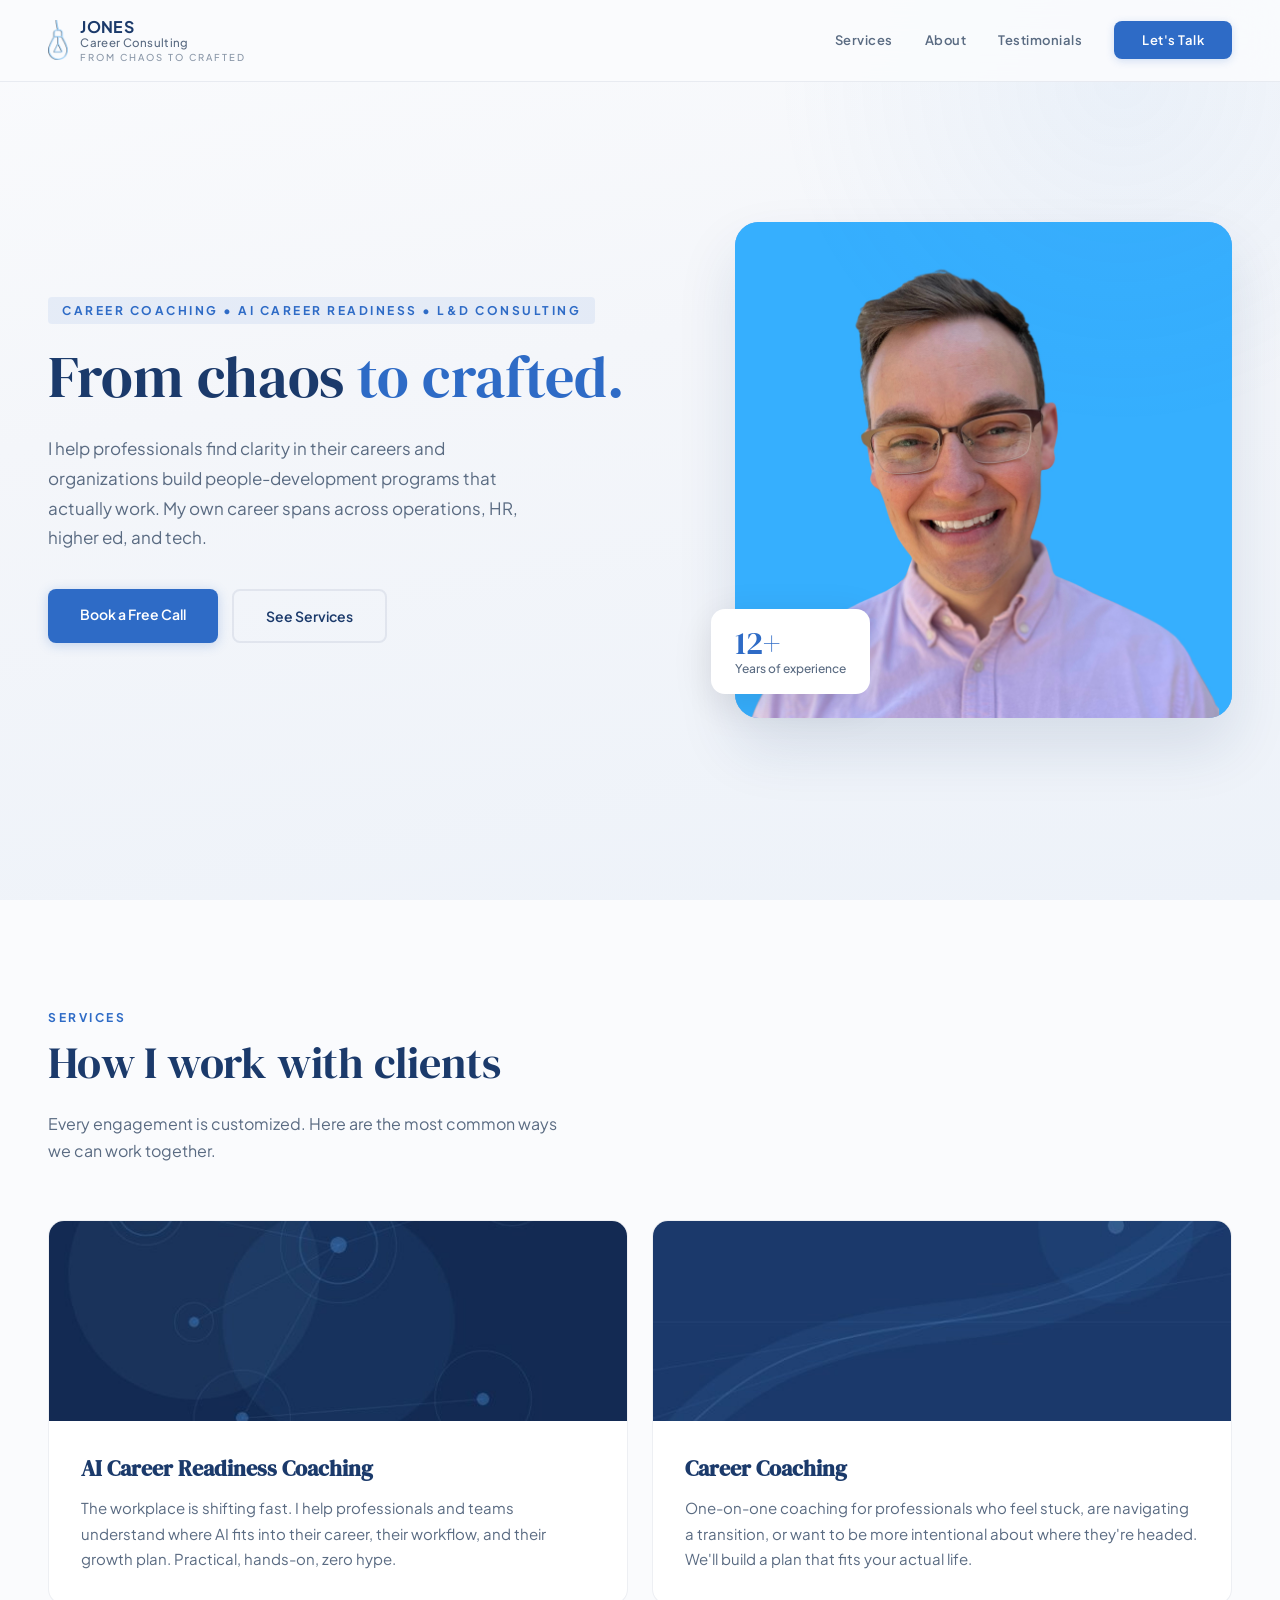
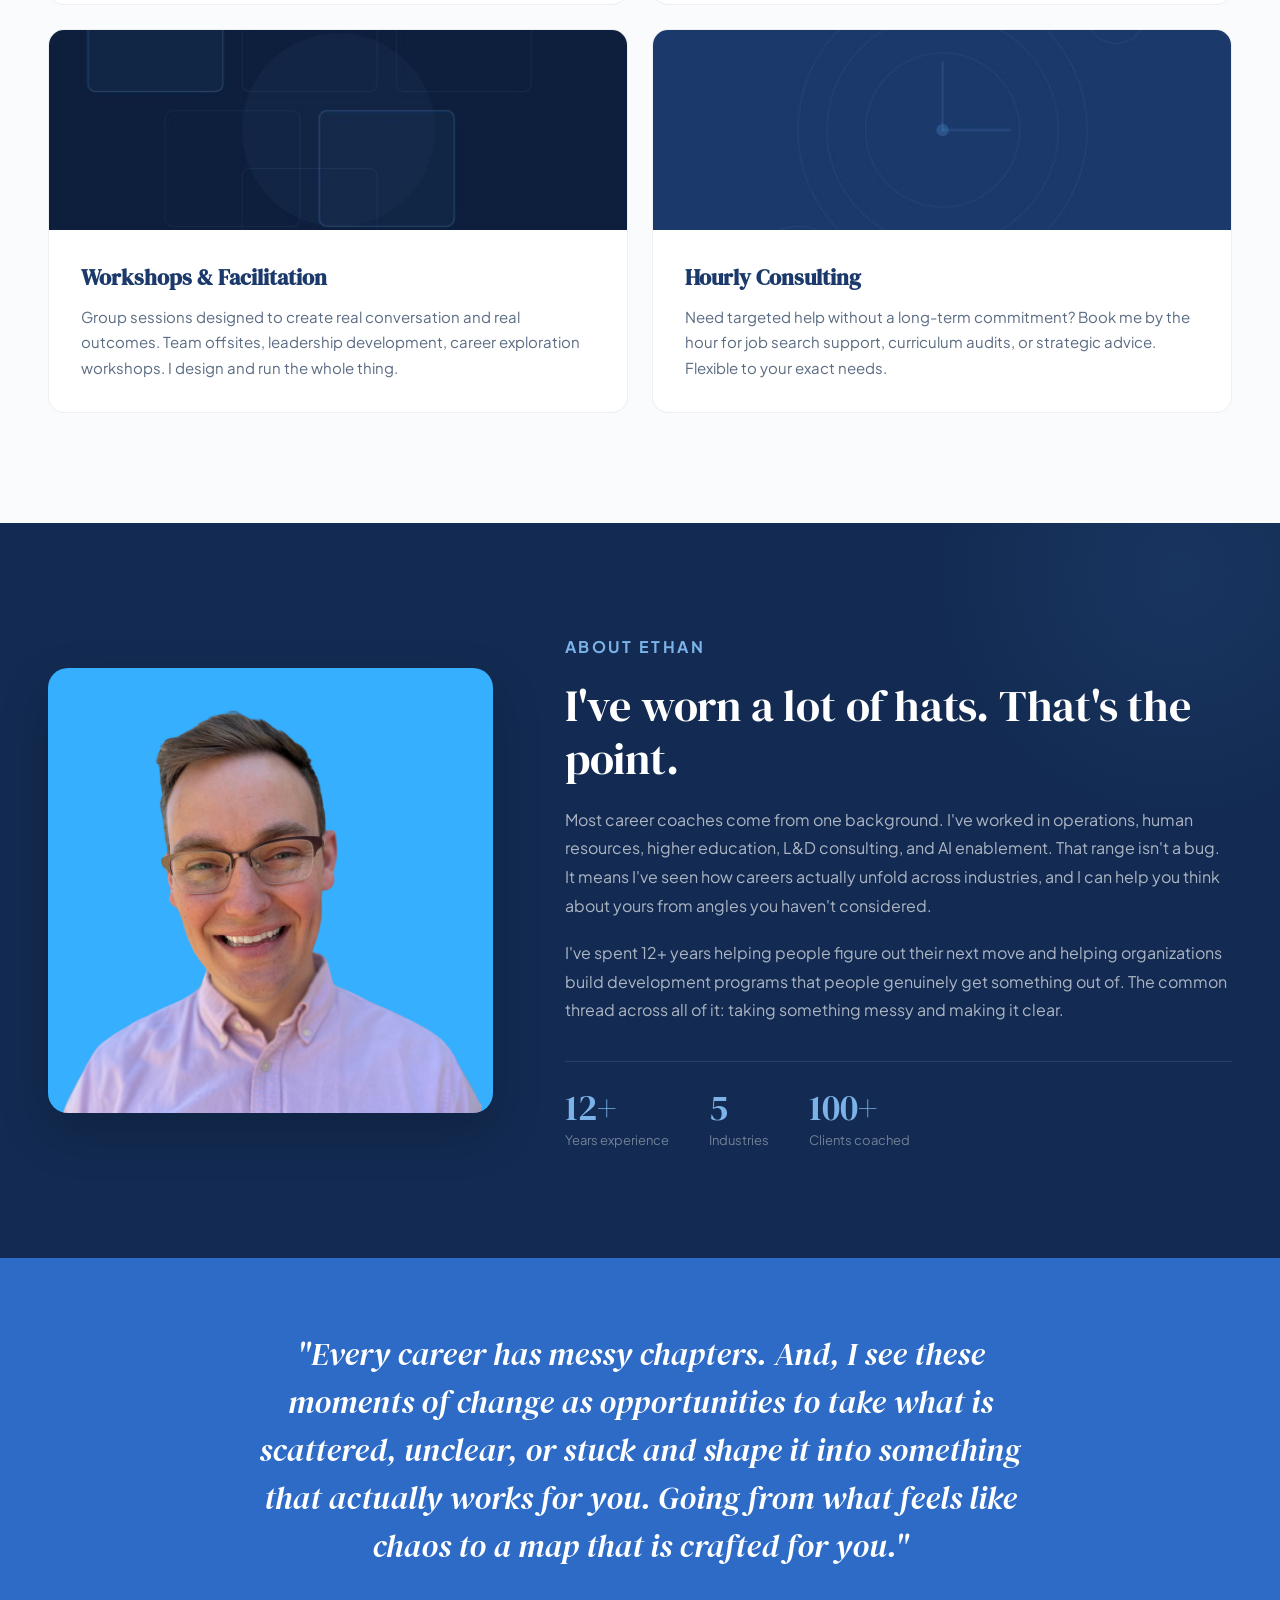
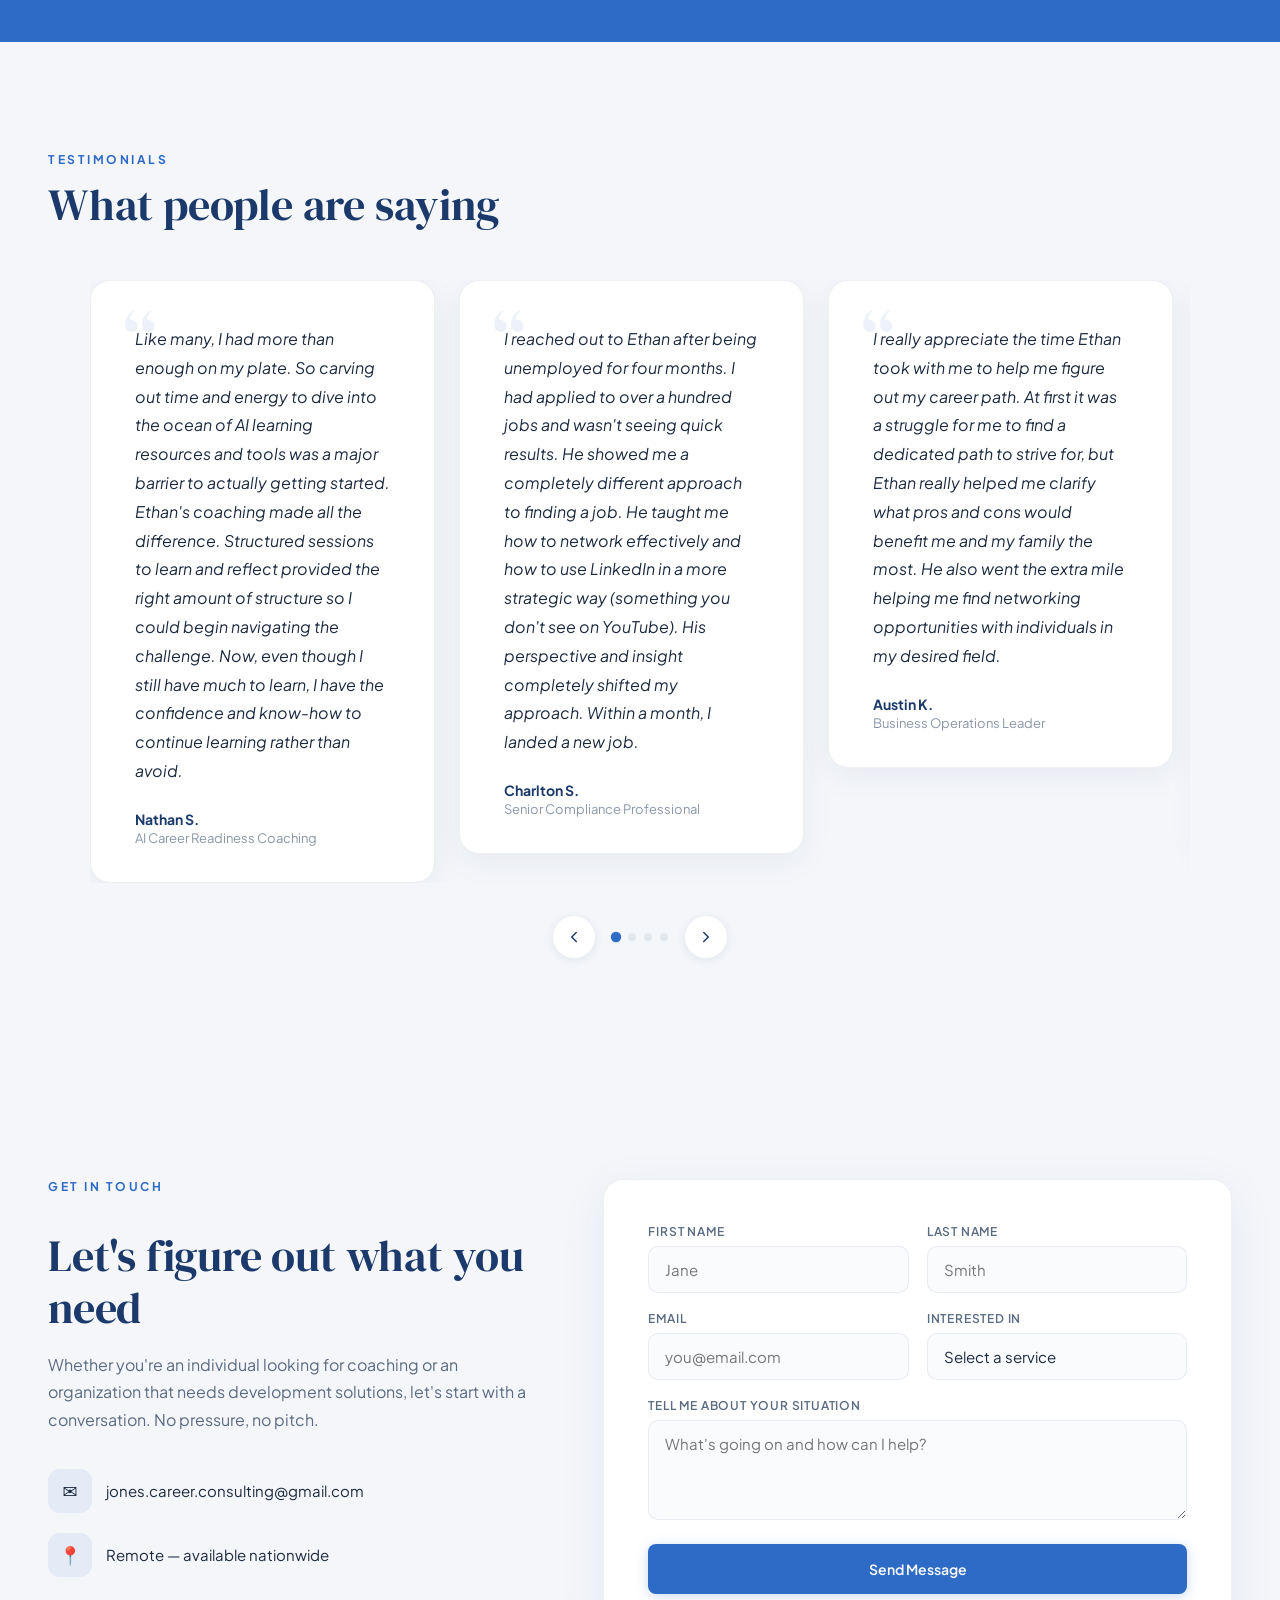
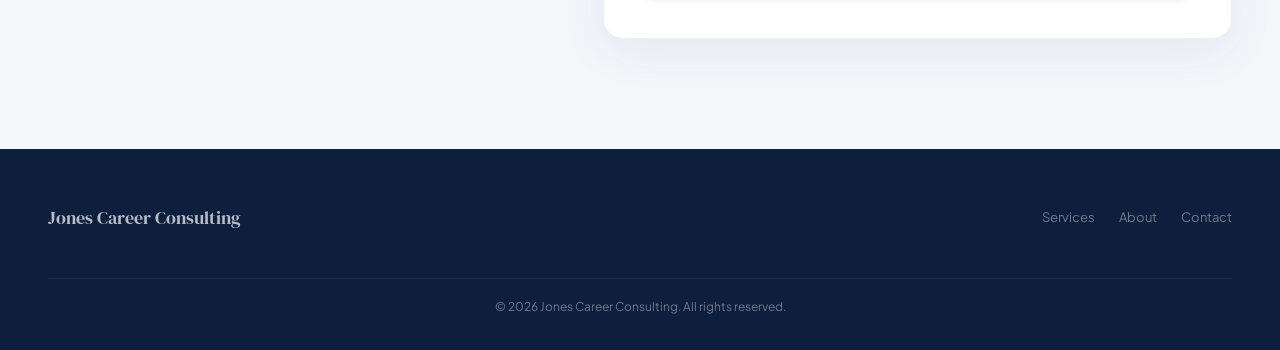
<file: index.html>
<!DOCTYPE html>
<html lang="en">
<head>
  <meta charset="UTF-8">
  <meta name="viewport" content="width=device-width, initial-scale=1.0">
  <title>Jones Career Consulting | From Chaos to Crafted</title>
  <meta name="description" content="Career coaching, L&D consulting, and AI enablement with Ethan Jones. 12+ years helping professionals and organizations grow.">

  <!-- Fonts -->
  <link rel="preconnect" href="https://fonts.googleapis.com">
  <link href="https://fonts.googleapis.com/css2?family=DM+Serif+Display:ital@0;1&family=Plus+Jakarta+Sans:wght@300;400;500;600;700&display=swap" rel="stylesheet">

  <!-- Stylesheet -->
  <link rel="stylesheet" href="styles.css">
</head>
<body>

<!-- NAV -->
<nav id="nav">
  <a href="#" class="nav-brand">
    <img src="images/logo.png" alt="Jones" class="nav-brand-icon">
    <div class="nav-brand-text">
      <span class="nav-brand-name">JONES</span>
      <span class="nav-brand-sub">Career Consulting</span>
      <span class="nav-brand-tagline">From Chaos to Crafted</span>
    </div>
  </a>
  <div class="nav-links">
    <a href="#services">Services</a>
    <a href="#about">About</a>
    <a href="#testimonials">Testimonials</a>
    <a href="#contact" class="nav-cta">Let's Talk</a>
  </div>
</nav>

<!-- HERO -->
<section class="hero">
  <div class="hero-inner">
    <div class="hero-text">
      <span class="hero-tag">Career Coaching &bull; AI Career Readiness &bull; L&amp;D Consulting</span>
      <h1>From chaos <span>to crafted.</span></h1>
      <p class="hero-desc">I help professionals find clarity in their careers and organizations build people-development programs that actually work. My own career spans across operations, HR, higher ed, and tech.</p>
      <div class="hero-btns">
        <a href="#contact" class="btn-primary">Book a Free Call</a>
        <a href="#services" class="btn-outline">See Services</a>
      </div>
    </div>
    <div class="hero-visual">
      <div class="hero-photo-frame">
        <img src="images/ethan-headshot.jpg" alt="Ethan Jones">
      </div>
      <div class="hero-stat-card">
        <div class="num">12+</div>
        <div class="label">Years of experience</div>
      </div>
    </div>
  </div>
</section>

<!-- SERVICES -->
<section class="services section-pad" id="services">
  <div class="services-header reveal">
    <p class="section-tag">Services</p>
    <h2 class="section-title">How I work with clients</h2>
    <p class="section-desc">Every engagement is customized. Here are the most common ways we can work together.</p>
  </div>
  <div class="services-grid">
    <div class="svc-card reveal">
      <div class="svc-photo-wrap">
        <img class="svc-photo" src="images/ai-career-readiness.jpg" alt="AI Career Readiness">
      </div>
      <div class="svc-body">
        <h3>AI Career Readiness Coaching</h3>
        <p>The workplace is shifting fast. I help professionals and teams understand where AI fits into their career, their workflow, and their growth plan. Practical, hands-on, zero hype.</p>
      </div>
    </div>
    <div class="svc-card reveal">
      <div class="svc-photo-wrap">
        <img class="svc-photo" src="images/career-coaching.jpg" alt="Career Coaching">
      </div>
      <div class="svc-body">
        <h3>Career Coaching</h3>
        <p>One-on-one coaching for professionals who feel stuck, are navigating a transition, or want to be more intentional about where they're headed. We'll build a plan that fits your actual life.</p>
      </div>
    </div>
    <div class="svc-card reveal">
      <div class="svc-photo-wrap">
        <img class="svc-photo" src="images/workshops-facilitation.jpg" alt="Workshops and Facilitation">
      </div>
      <div class="svc-body">
        <h3>Workshops &amp; Facilitation</h3>
        <p>Group sessions designed to create real conversation and real outcomes. Team offsites, leadership development, career exploration workshops. I design and run the whole thing.</p>
      </div>
    </div>
    <div class="svc-card reveal">
      <div class="svc-photo-wrap">
        <img class="svc-photo" src="images/hourly-consulting.jpg" alt="Hourly Consulting">
      </div>
      <div class="svc-body">
        <h3>Hourly Consulting</h3>
        <p>Need targeted help without a long-term commitment? Book me by the hour for job search support, curriculum audits, or strategic advice. Flexible to your exact needs.</p>
      </div>
    </div>
  </div>
</section>

<!-- ABOUT -->
<section class="about section-pad" id="about">
  <div class="about-grid">
    <div class="about-photo reveal">
      <img src="images/ethan-headshot.jpg" alt="Ethan Jones">
    </div>
    <div class="about-content">
      <p class="section-tag reveal">About Ethan</p>
      <h2 class="section-title reveal">I've worn a lot of hats. That's the point.</h2>
      <p class="reveal">Most career coaches come from one background. I've worked in operations, human resources, higher education, L&amp;D consulting, and AI enablement. That range isn't a bug. It means I've seen how careers actually unfold across industries, and I can help you think about yours from angles you haven't considered.</p>
      <p class="reveal">I've spent 12+ years helping people figure out their next move and helping organizations build development programs that people genuinely get something out of. The common thread across all of it: taking something messy and making it clear.</p>
      <div class="about-stats reveal">
        <div class="about-stat">
          <div class="num">12+</div>
          <div class="label">Years experience</div>
        </div>
        <div class="about-stat">
          <div class="num">5</div>
          <div class="label">Industries</div>
        </div>
        <div class="about-stat">
          <div class="num">100+</div>
          <div class="label">Clients coached</div>
        </div>
      </div>
    </div>
  </div>
</section>

<!-- TAGLINE -->
<div class="tagline-banner">
  <h2 class="reveal">"Every career has messy chapters. And, I see these moments of change as opportunities to take what is scattered, unclear, or stuck and shape it into something that actually works for you. Going from what feels like chaos to a map that is crafted for you."</h2>
</div>

<!-- TESTIMONIALS -->
<section class="testimonials section-pad" id="testimonials">
  <div class="testimonials-header reveal">
    <p class="section-tag">Testimonials</p>
    <h2 class="section-title">What people are saying</h2>
  </div>
  <div class="slider-wrap reveal">
    <div class="slider-track">
      <div class="slider-inner" id="sliderInner">

        <div class="test-card">
          <span class="quote-mark">&ldquo;</span>
          <p>Like many, I had more than enough on my plate. So carving out time and energy to dive into the ocean of AI learning resources and tools was a major barrier to actually getting started. Ethan's coaching made all the difference. Structured sessions to learn and reflect provided the right amount of structure so I could begin navigating the challenge. Now, even though I still have much to learn, I have the confidence and know-how to continue learning rather than avoid.</p>
          <div class="test-author">Nathan S.</div>
          <div class="test-role">AI Career Readiness Coaching</div>
        </div>

        <div class="test-card">
          <span class="quote-mark">&ldquo;</span>
          <p>I reached out to Ethan after being unemployed for four months. I had applied to over a hundred jobs and wasn't seeing quick results. He showed me a completely different approach to finding a job. He taught me how to network effectively and how to use LinkedIn in a more strategic way (something you don't see on YouTube). His perspective and insight completely shifted my approach. Within a month, I landed a new job.</p>
          <div class="test-author">Charlton S.</div>
          <div class="test-role">Senior Compliance Professional</div>
        </div>

        <div class="test-card">
          <span class="quote-mark">&ldquo;</span>
          <p>I really appreciate the time Ethan took with me to help me figure out my career path. At first it was a struggle for me to find a dedicated path to strive for, but Ethan really helped me clarify what pros and cons would benefit me and my family the most. He also went the extra mile helping me find networking opportunities with individuals in my desired field.</p>
          <div class="test-author">Austin K.</div>
          <div class="test-role">Business Operations Leader</div>
        </div>

        <div class="test-card">
          <span class="quote-mark">&ldquo;</span>
          <p>Ethan far exceeded my expectations with his industry knowledge and personal touch. He mentored and guided me through a crossroads in my professional career. He was not satisfied until I was satisfied. His expertise in job markets and leveraging relationship networks was exactly what I needed to confidently pursue new career opportunities. I would recommend Ethan to any professional no matter where they are in their career journey.</p>
          <div class="test-author">Jake R.</div>
          <div class="test-role">Educator</div>
        </div>

        <div class="test-card">
          <span class="quote-mark">&ldquo;</span>
          <p>Thought the coaching was a great value. You get a lot of value for the money. The follow up emails, live demos, and all the resources all made an impact and clearly showed the time and effort given to me. Amidst a lot of life transition, I landed a role that aligns with my values and I attribute that to Ethan's help.</p>
          <div class="test-author">Ben T.</div>
          <div class="test-role">Park Ranger</div>
        </div>

        <div class="test-card">
          <span class="quote-mark">&ldquo;</span>
          <p>Hiring Ethan to consult on my curriculum provided tremendous value&mdash;I would not be able to generate the depth and quality of opportunities for improvement that he did in just six hours of work.</p>
          <div class="test-author">Nathan S.</div>
          <div class="test-role">Higher Ed Curriculum Consulting</div>
        </div>

      </div>
    </div>
    <div class="slider-controls">
      <button class="slider-btn" id="sliderPrev" aria-label="Previous">
        <svg xmlns="http://www.w3.org/2000/svg" viewBox="0 0 24 24"><polyline points="15 18 9 12 15 6"></polyline></svg>
      </button>
      <div class="slider-dots" id="sliderDots"></div>
      <button class="slider-btn" id="sliderNext" aria-label="Next">
        <svg xmlns="http://www.w3.org/2000/svg" viewBox="0 0 24 24"><polyline points="9 18 15 12 9 6"></polyline></svg>
      </button>
    </div>
  </div>
</section>

<!-- CONTACT -->
<section class="contact section-pad" id="contact">
  <div class="contact-grid">
    <div class="contact-info reveal">
      <p class="section-tag">Get in touch</p>
      <h2 class="section-title">Let's figure out what you need</h2>
      <p class="section-desc">Whether you're an individual looking for coaching or an organization that needs development solutions, let's start with a conversation. No pressure, no pitch.</p>
      <div class="contact-detail">
        <div class="contact-icon">&#9993;</div>
        <span>jones.career.consulting@gmail.com</span>
      </div>
      <div class="contact-detail">
        <div class="contact-icon">&#128205;</div>
        <span>Remote &mdash; available nationwide</span>
      </div>
    </div>
    <div class="contact-form reveal" id="contactForm">
      <form action="https://formspree.io/f/xojkgjlp" method="POST" id="contactFormEl">
        <div class="form-row">
          <div class="form-group">
            <label>First Name</label>
            <input type="text" name="first_name" placeholder="Jane" required>
          </div>
          <div class="form-group">
            <label>Last Name</label>
            <input type="text" name="last_name" placeholder="Smith" required>
          </div>
        </div>
        <div class="form-row">
          <div class="form-group">
            <label>Email</label>
            <input type="email" name="email" placeholder="you@email.com" required>
          </div>
          <div class="form-group">
            <label>Interested In</label>
            <select name="service">
              <option value="">Select a service</option>
              <option>AI Career Readiness Coaching</option>
              <option>Career Coaching / Job Search Coaching</option>
              <option>Workshops &amp; Facilitation</option>
              <option>Hourly Consulting</option>
              <option>Not sure yet</option>
            </select>
          </div>
        </div>
        <div class="form-group full">
          <label>Tell me about your situation</label>
          <textarea name="message" placeholder="What's going on and how can I help?"></textarea>
        </div>
        <button type="submit" class="btn-primary form-submit">Send Message</button>
      </form>
    </div>
  </div>
</section>

<!-- FOOTER -->
<footer>
  <div class="footer-inner">
    <div class="footer-brand">Jones Career Consulting</div>
    <div class="footer-links">
      <a href="#services">Services</a>
      <a href="#about">About</a>
      <a href="#contact">Contact</a>
    </div>
    <p class="footer-copy">&copy; 2026 Jones Career Consulting. All rights reserved.</p>
  </div>
</footer>

<!-- Scripts -->
<script src="scripts.js"></script>

</body>
</html>
</file>
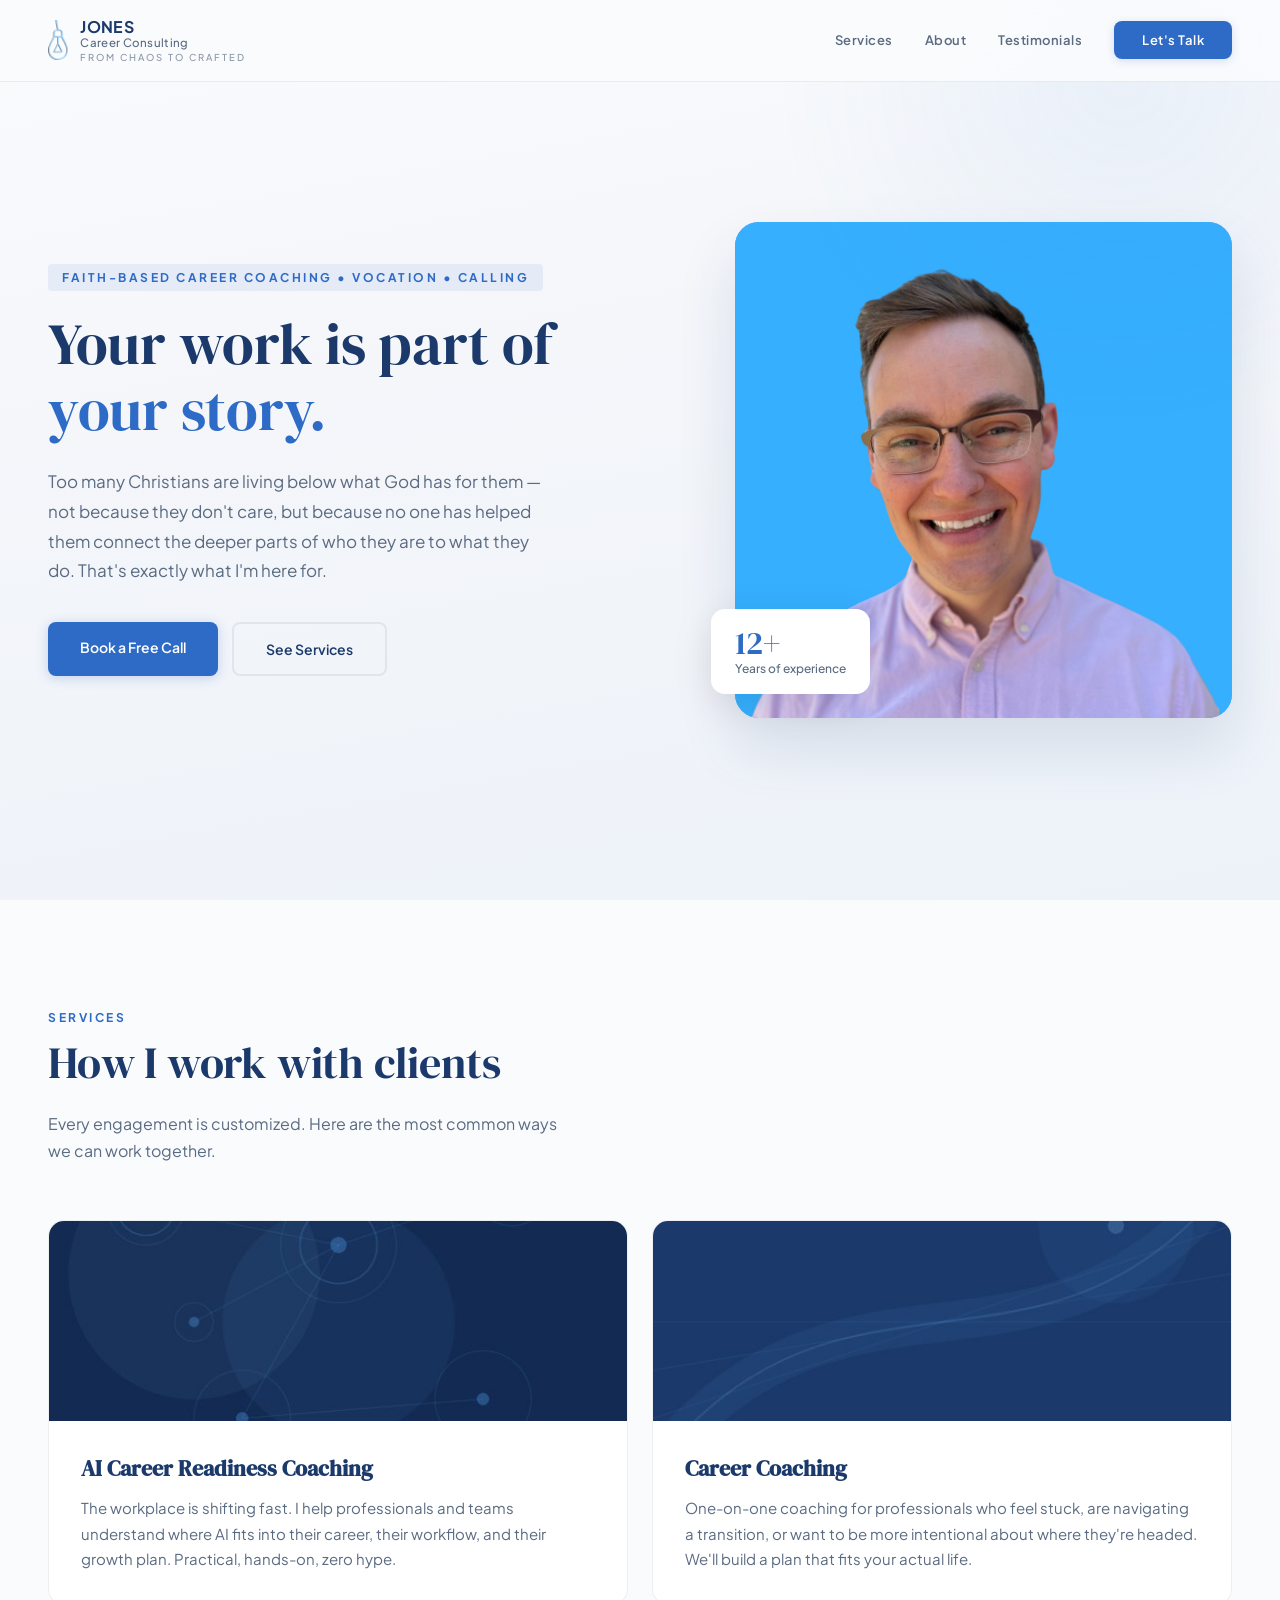
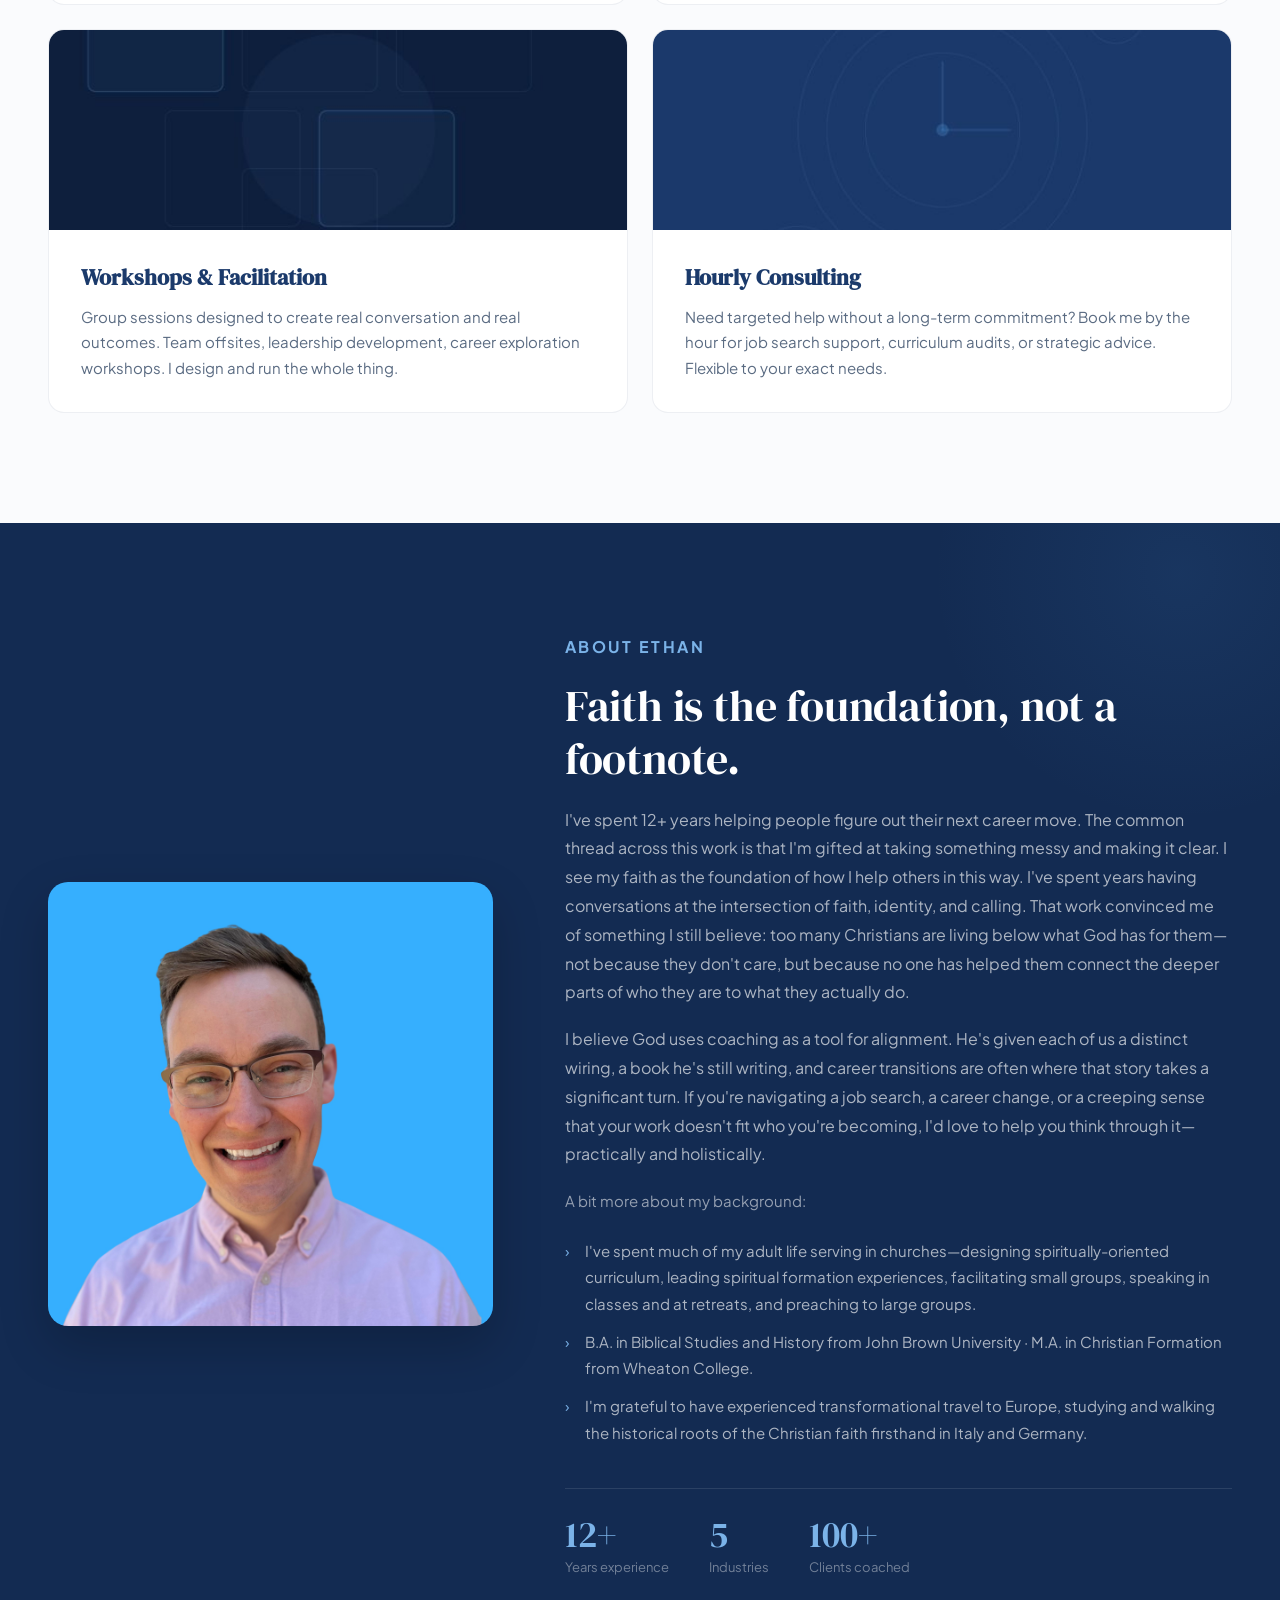
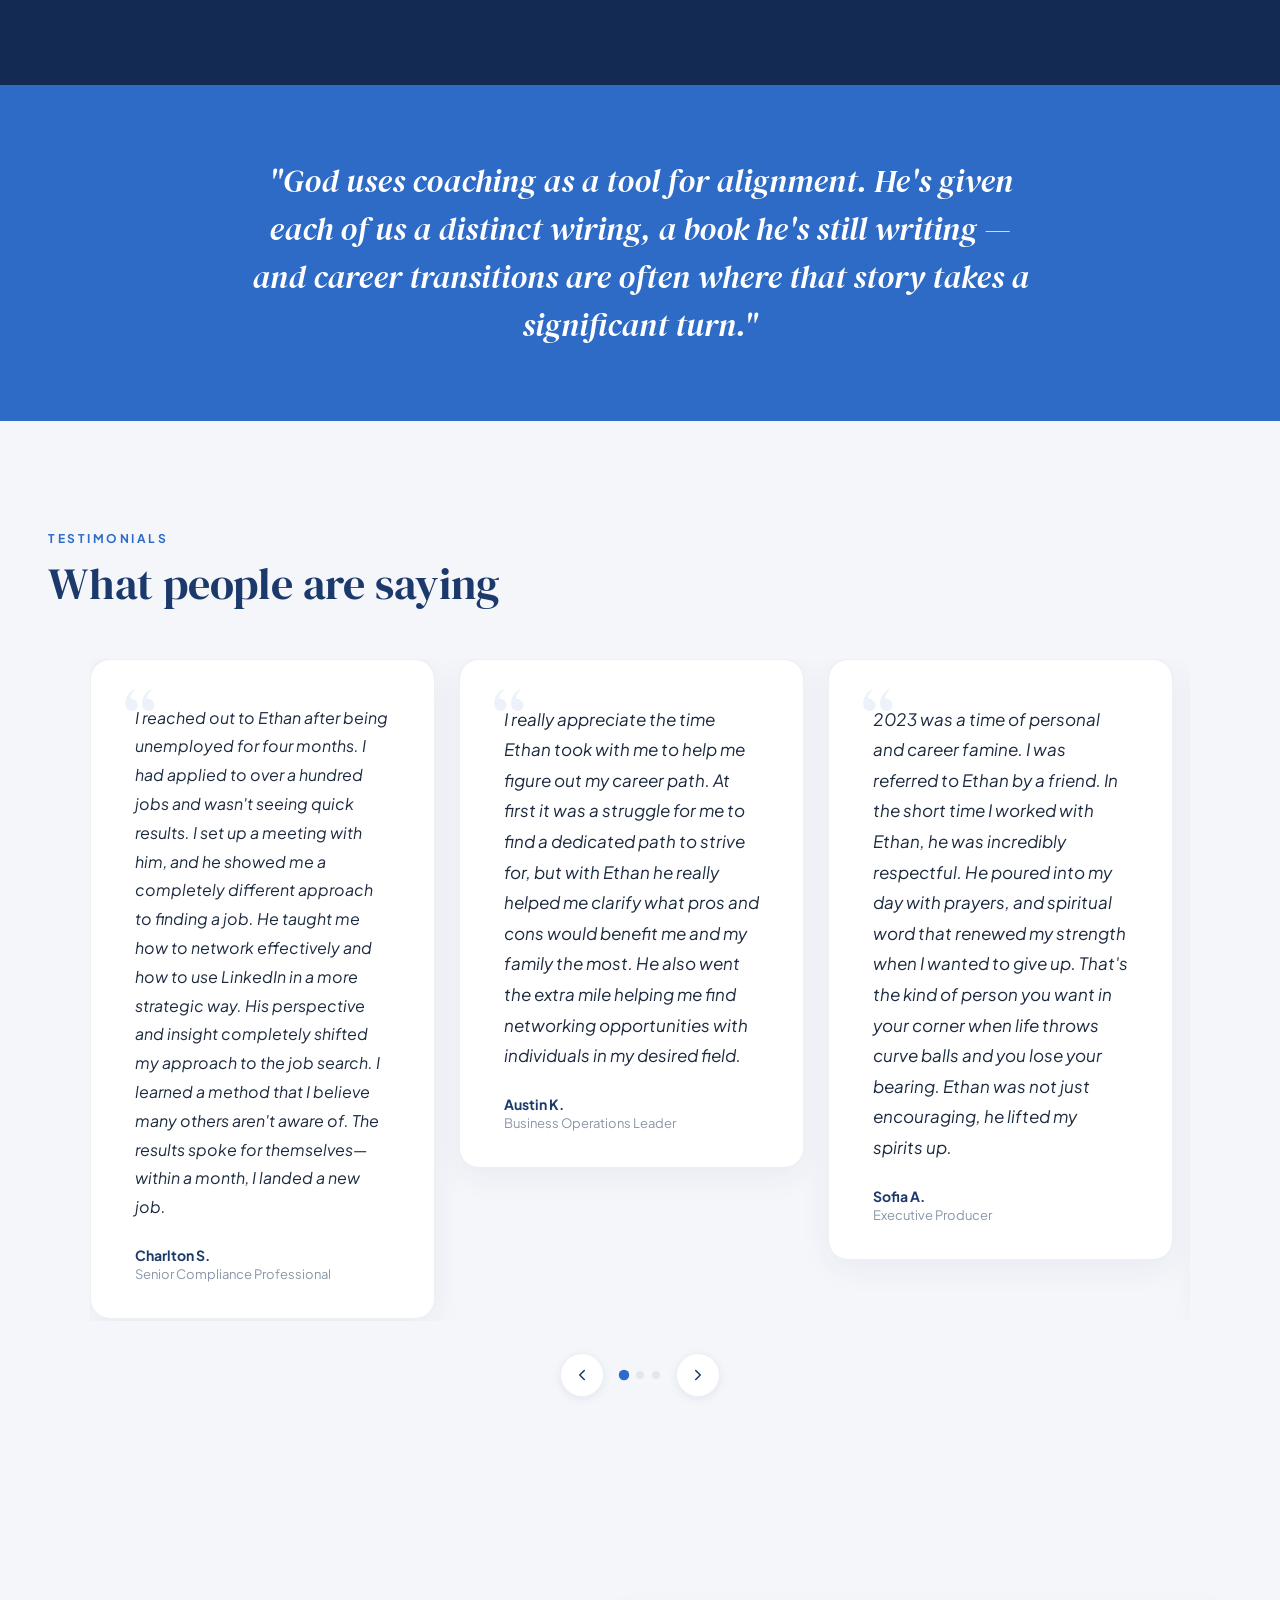
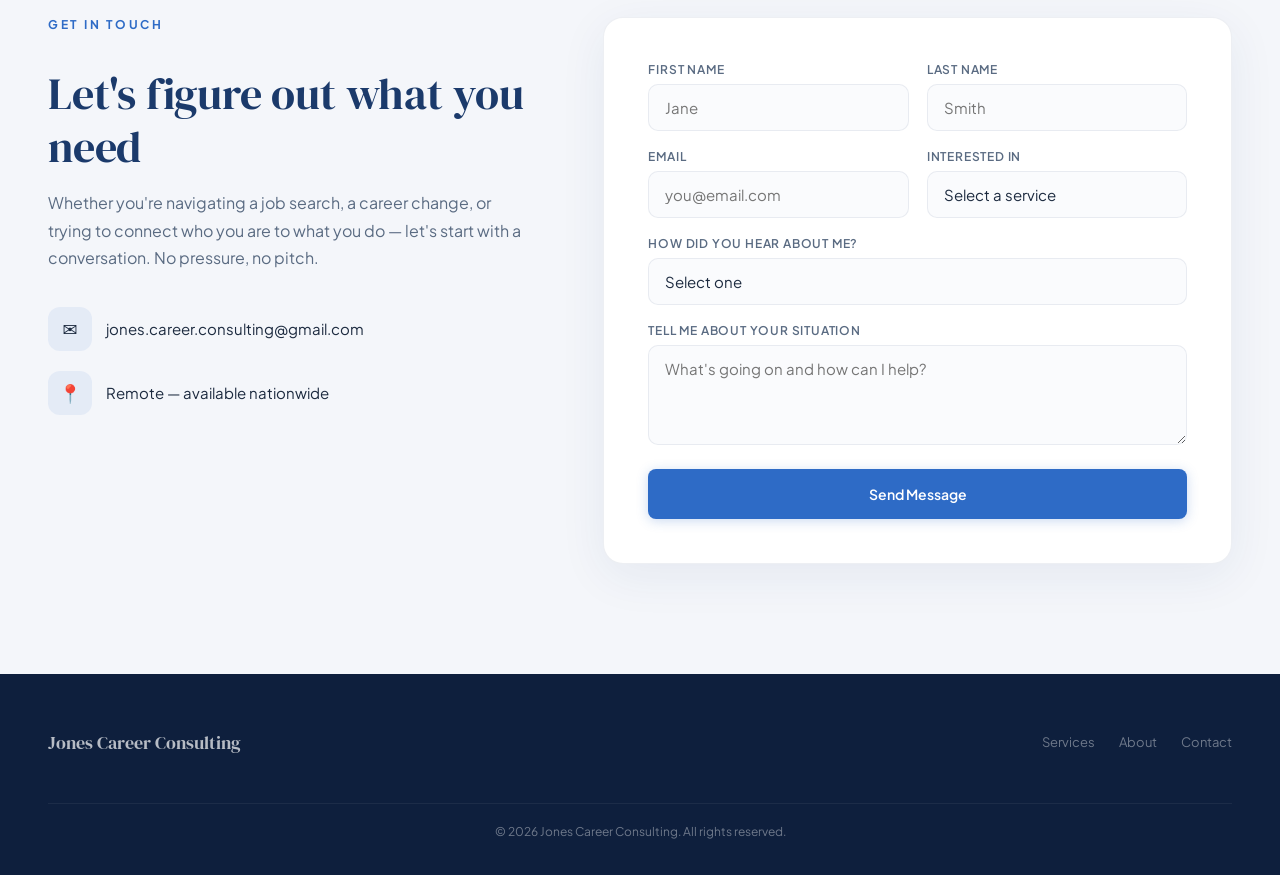
<file: faithbasedcoaching/index.html>
<!DOCTYPE html>
<html lang="en">
<head>
<meta charset="UTF-8">
<meta name="viewport" content="width=device-width, initial-scale=1.0">
<title>Jones Career Consulting | Faith-Based Career Coaching</title>
<meta name="description" content="Faith-rooted career coaching for Christians navigating job searches, career transitions, and calling. Ethan Jones — Wheaton College, Biblical Studies, Christian Formation.">

<!-- Fonts -->
<link rel="preconnect" href="https://fonts.googleapis.com">
<link href="https://fonts.googleapis.com/css2?family=DM+Serif+Display:ital@0;1&family=Plus+Jakarta+Sans:wght@300;400;500;600;700&display=swap" rel="stylesheet">

<!-- Stylesheet (shared with root) -->
<link rel="stylesheet" href="../styles.css">
</head>
<body>

<!-- NAV -->
<nav id="nav">
  <a href="#" class="nav-brand">
    <img src="../images/logo.png" alt="Jones" class="nav-brand-icon">
    <div class="nav-brand-text">
      <span class="nav-brand-name">JONES</span>
      <span class="nav-brand-sub">Career Consulting</span>
      <span class="nav-brand-tagline">From Chaos to Crafted</span>
    </div>
  </a>
  <div class="nav-links">
    <a href="#services">Services</a>
    <a href="#about">About</a>
    <a href="#testimonials">Testimonials</a>
    <a href="#contact" class="nav-cta">Let's Talk</a>
  </div>
</nav>

<!-- HERO -->
<section class="hero">
  <div class="hero-inner">
    <div class="hero-text">
      <span class="hero-tag">Faith-Based Career Coaching &bull; Vocation &bull; Calling</span>
      <h1>Your work is part of <span>your story.</span></h1>
      <p class="hero-desc">Too many Christians are living below what God has for them — not because they don't care, but because no one has helped them connect the deeper parts of who they are to what they do. That's exactly what I'm here for.</p>
      <div class="hero-btns">
        <a href="#contact" class="btn-primary">Book a Free Call</a>
        <a href="#services" class="btn-outline">See Services</a>
      </div>
    </div>
    <div class="hero-visual">
      <div class="hero-photo-frame">
        <img src="../images/ethan-headshot.jpg" alt="Ethan Jones">
      </div>
      <div class="hero-stat-card">
        <div class="num">12+</div>
        <div class="label">Years of experience</div>
      </div>
    </div>
  </div>
</section>

<!-- SERVICES -->
<section class="services section-pad" id="services">
  <div class="services-header reveal">
    <p class="section-tag">Services</p>
    <h2 class="section-title">How I work with clients</h2>
    <p class="section-desc">Every engagement is customized. Here are the most common ways we can work together.</p>
  </div>
  <div class="services-grid">
    <div class="svc-card reveal">
      <div class="svc-photo-wrap">
        <img class="svc-photo" src="../images/ai-career-readiness.jpg" alt="AI Career Readiness">
      </div>
      <div class="svc-body">
        <h3>AI Career Readiness Coaching</h3>
        <p>The workplace is shifting fast. I help professionals and teams understand where AI fits into their career, their workflow, and their growth plan. Practical, hands-on, zero hype.</p>
      </div>
    </div>
    <div class="svc-card reveal">
      <div class="svc-photo-wrap">
        <img class="svc-photo" src="../images/career-coaching.jpg" alt="Career Coaching">
      </div>
      <div class="svc-body">
        <h3>Career Coaching</h3>
        <p>One-on-one coaching for professionals who feel stuck, are navigating a transition, or want to be more intentional about where they're headed. We'll build a plan that fits your actual life.</p>
      </div>
    </div>
    <div class="svc-card reveal">
      <div class="svc-photo-wrap">
        <img class="svc-photo" src="../images/workshops-facilitation.jpg" alt="Workshops and Facilitation">
      </div>
      <div class="svc-body">
        <h3>Workshops &amp; Facilitation</h3>
        <p>Group sessions designed to create real conversation and real outcomes. Team offsites, leadership development, career exploration workshops. I design and run the whole thing.</p>
      </div>
    </div>
    <div class="svc-card reveal">
      <div class="svc-photo-wrap">
        <img class="svc-photo" src="../images/hourly-consulting.jpg" alt="Hourly Consulting">
      </div>
      <div class="svc-body">
        <h3>Hourly Consulting</h3>
        <p>Need targeted help without a long-term commitment? Book me by the hour for job search support, curriculum audits, or strategic advice. Flexible to your exact needs.</p>
      </div>
    </div>
  </div>
</section>

<!-- ABOUT -->
<section class="about section-pad" id="about">
  <div class="about-grid">
    <div class="about-photo reveal">
      <img src="../images/ethan-headshot.jpg" alt="Ethan Jones">
    </div>
    <div class="about-content">
      <p class="section-tag reveal">About Ethan</p>
      <h2 class="section-title reveal">Faith is the foundation, not a footnote.</h2>
      <p class="reveal">I've spent 12+ years helping people figure out their next career move. The common thread across this work is that I'm gifted at taking something messy and making it clear. I see my faith as the foundation of how I help others in this way. I've spent years having conversations at the intersection of faith, identity, and calling. That work convinced me of something I still believe: too many Christians are living below what God has for them—not because they don't care, but because no one has helped them connect the deeper parts of who they are to what they actually do.</p>
      <p class="reveal">I believe God uses coaching as a tool for alignment. He's given each of us a distinct wiring, a book he's still writing, and career transitions are often where that story takes a significant turn. If you're navigating a job search, a career change, or a creeping sense that your work doesn't fit who you're becoming, I'd love to help you think through it—practically and holistically.</p>
      <p class="reveal about-list-intro">A bit more about my background:</p>
      <ul class="about-list reveal">
        <li><span class="bullet">&rsaquo;</span>I've spent much of my adult life serving in churches—designing spiritually-oriented curriculum, leading spiritual formation experiences, facilitating small groups, speaking in classes and at retreats, and preaching to large groups.</li>
        <li><span class="bullet">&rsaquo;</span>B.A. in Biblical Studies and History from John Brown University &middot; M.A. in Christian Formation from Wheaton College.</li>
        <li><span class="bullet">&rsaquo;</span>I'm grateful to have experienced transformational travel to Europe, studying and walking the historical roots of the Christian faith firsthand in Italy and Germany.</li>
      </ul>
      <div class="about-stats reveal">
        <div class="about-stat">
          <div class="num">12+</div>
          <div class="label">Years experience</div>
        </div>
        <div class="about-stat">
          <div class="num">5</div>
          <div class="label">Industries</div>
        </div>
        <div class="about-stat">
          <div class="num">100+</div>
          <div class="label">Clients coached</div>
        </div>
      </div>
    </div>
  </div>
</section>

<!-- TAGLINE -->
<div class="tagline-banner">
  <h2 class="reveal">"God uses coaching as a tool for alignment. He's given each of us a distinct wiring, a book he's still writing — and career transitions are often where that story takes a significant turn."</h2>
</div>

<!-- TESTIMONIALS -->
<section class="testimonials section-pad" id="testimonials">
  <div class="testimonials-header reveal">
    <p class="section-tag">Testimonials</p>
    <h2 class="section-title">What people are saying</h2>
  </div>
  <div class="slider-wrap reveal">
    <div class="slider-track">
      <div class="slider-inner" id="sliderInner">

        <div class="test-card" data-size="sm">
          <span class="quote-mark">&ldquo;</span>
          <p>I reached out to Ethan after being unemployed for four months. I had applied to over a hundred jobs and wasn't seeing quick results. I set up a meeting with him, and he showed me a completely different approach to finding a job. He taught me how to network effectively and how to use LinkedIn in a more strategic way. His perspective and insight completely shifted my approach to the job search. I learned a method that I believe many others aren't aware of. The results spoke for themselves—within a month, I landed a new job.</p>
          <div class="test-author">Charlton S.</div>
          <div class="test-role">Senior Compliance Professional</div>
        </div>

        <div class="test-card" data-size="md">
          <span class="quote-mark">&ldquo;</span>
          <p>I really appreciate the time Ethan took with me to help me figure out my career path. At first it was a struggle for me to find a dedicated path to strive for, but with Ethan he really helped me clarify what pros and cons would benefit me and my family the most. He also went the extra mile helping me find networking opportunities with individuals in my desired field.</p>
          <div class="test-author">Austin K.</div>
          <div class="test-role">Business Operations Leader</div>
        </div>

        <div class="test-card" data-size="md">
          <span class="quote-mark">&ldquo;</span>
          <p>2023 was a time of personal and career famine. I was referred to Ethan by a friend. In the short time I worked with Ethan, he was incredibly respectful. He poured into my day with prayers, and spiritual word that renewed my strength when I wanted to give up. That's the kind of person you want in your corner when life throws curve balls and you lose your bearing. Ethan was not just encouraging, he lifted my spirits up.</p>
          <div class="test-author">Sofia A.</div>
          <div class="test-role">Executive Producer</div>
        </div>

        <div class="test-card" data-size="md">
          <span class="quote-mark">&ldquo;</span>
          <p>Ethan far exceeded my expectations with his industry knowledge and personal touch. He mentored and guided me through a crossroads in my professional career. He was not satisfied until I was satisfied. His expertise in job markets and leveraging relationship networks was exactly what I needed to confidently pursue new career opportunities. We also improved my interviewing skills. I would recommend Ethan to any professional no matter where they are in their career journey.</p>
          <div class="test-author">Jake R.</div>
          <div class="test-role">Educator</div>
        </div>

        <div class="test-card" data-size="lg">
          <span class="quote-mark">&ldquo;</span>
          <p>Thought the coaching was a great value. You get a lot of value for the money. The follow up emails, live demos, and all the resources all made an impact and clearly showed the time and effort given to me. Amidst a lot of life transition, I landed a role that aligns with my values and I attribute that to Ethan's help.</p>
          <div class="test-author">Ben T.</div>
          <div class="test-role">Park Ranger</div>
        </div>
      </div>
    </div>
    <div class="slider-controls">
      <button class="slider-btn" id="sliderPrev" aria-label="Previous">
        <svg viewBox="0 0 24 24"><polyline points="15 18 9 12 15 6"></polyline></svg>
      </button>
      <div class="slider-dots" id="sliderDots"></div>
      <button class="slider-btn" id="sliderNext" aria-label="Next">
        <svg viewBox="0 0 24 24"><polyline points="9 18 15 12 9 6"></polyline></svg>
      </button>
    </div>
  </div>
</section>

<!-- CONTACT -->
<section class="contact section-pad" id="contact">
  <div class="contact-grid">
    <div class="contact-info reveal">
      <p class="section-tag">Get in touch</p>
      <h2 class="section-title">Let's figure out what you need</h2>
      <p class="section-desc">Whether you're navigating a job search, a career change, or trying to connect who you are to what you do — let's start with a conversation. No pressure, no pitch.</p>
      <div class="contact-detail">
        <div class="contact-icon">&#9993;</div>
        <span>jones.career.consulting@gmail.com</span>
      </div>
      <div class="contact-detail">
        <div class="contact-icon">&#128205;</div>
        <span>Remote &mdash; available nationwide</span>
      </div>
    </div>
    <div class="contact-form reveal" id="contactForm">
      <form action="https://formspree.io/f/xojkgjlp" method="POST" id="contactFormEl">
        <div class="form-row">
          <div class="form-group">
            <label>First Name</label>
            <input type="text" name="first_name" placeholder="Jane" required>
          </div>
          <div class="form-group">
            <label>Last Name</label>
            <input type="text" name="last_name" placeholder="Smith" required>
          </div>
        </div>
        <div class="form-row">
          <div class="form-group">
            <label>Email</label>
            <input type="email" name="email" placeholder="you@email.com" required>
          </div>
          <div class="form-group">
            <label>Interested In</label>
            <select name="service">
              <option value="">Select a service</option>
              <option>AI Career Readiness Coaching</option>
              <option>Career Coaching / Job Search Coaching</option>
              <option>Workshops &amp; Facilitation</option>
              <option>Hourly Consulting</option>
              <option>Not sure yet</option>
            </select>
          </div>
        </div>
        <div class="form-group full">
          <label>How did you hear about me?</label>
          <select name="referral_source">
            <option value="">Select one</option>
            <option>Referred by my church or pastor</option>
            <option>Referred by a ministry or faith organization</option>
            <option>Word of mouth (friend or colleague)</option>
            <option>LinkedIn</option>
            <option>Google / web search</option>
            <option>Other</option>
          </select>
        </div>
        <div class="form-group full">
          <label>Tell me about your situation</label>
          <textarea name="message" placeholder="What's going on and how can I help?"></textarea>
        </div>
        <button type="submit" class="btn-primary form-submit">Send Message</button>
      </form>
    </div>
  </div>
</section>

<!-- FOOTER -->
<footer>
  <div class="footer-inner">
    <div class="footer-brand">Jones Career Consulting</div>
    <div class="footer-links">
      <a href="#services">Services</a>
      <a href="#about">About</a>
      <a href="#contact">Contact</a>
    </div>
    <p class="footer-copy">&copy; 2026 Jones Career Consulting. All rights reserved.</p>
  </div>
</footer>

<!-- Scripts (shared with root) -->
<script src="../scripts.js"></script>

</body>
</html>
</file>
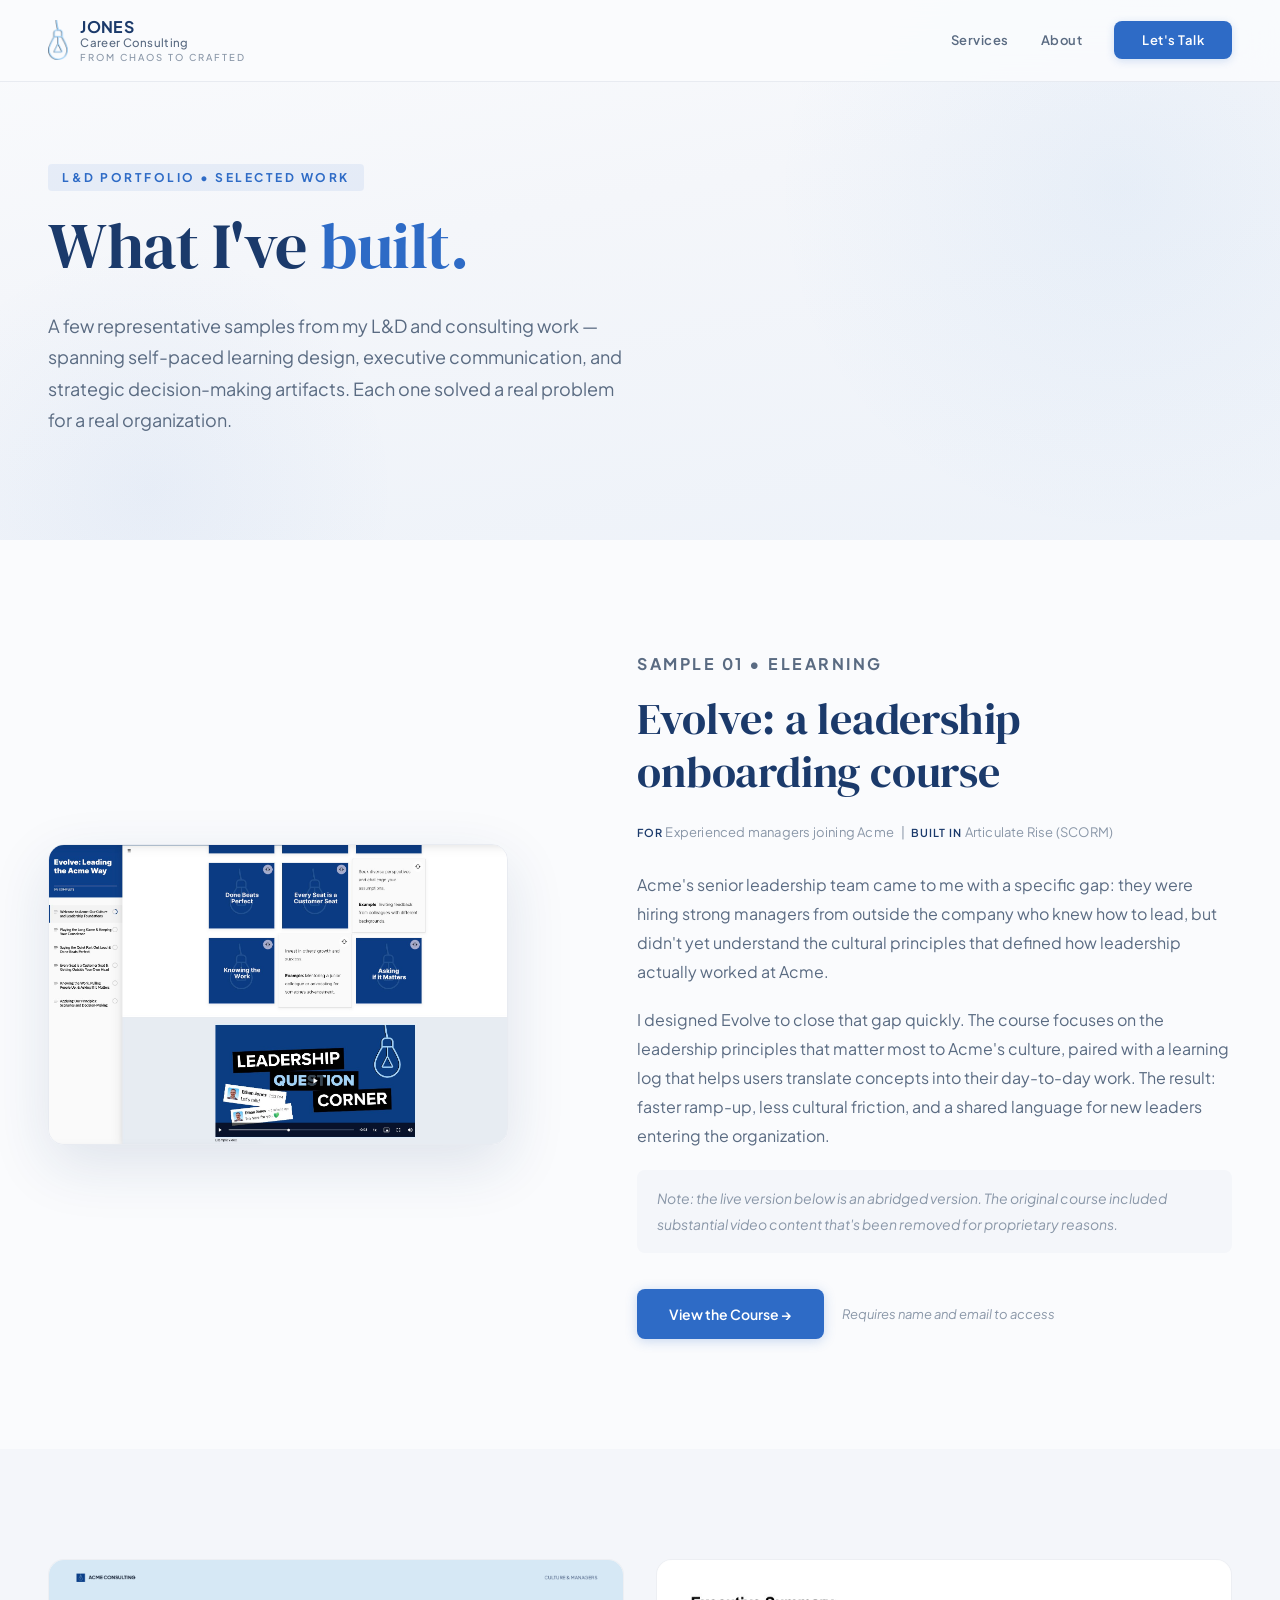
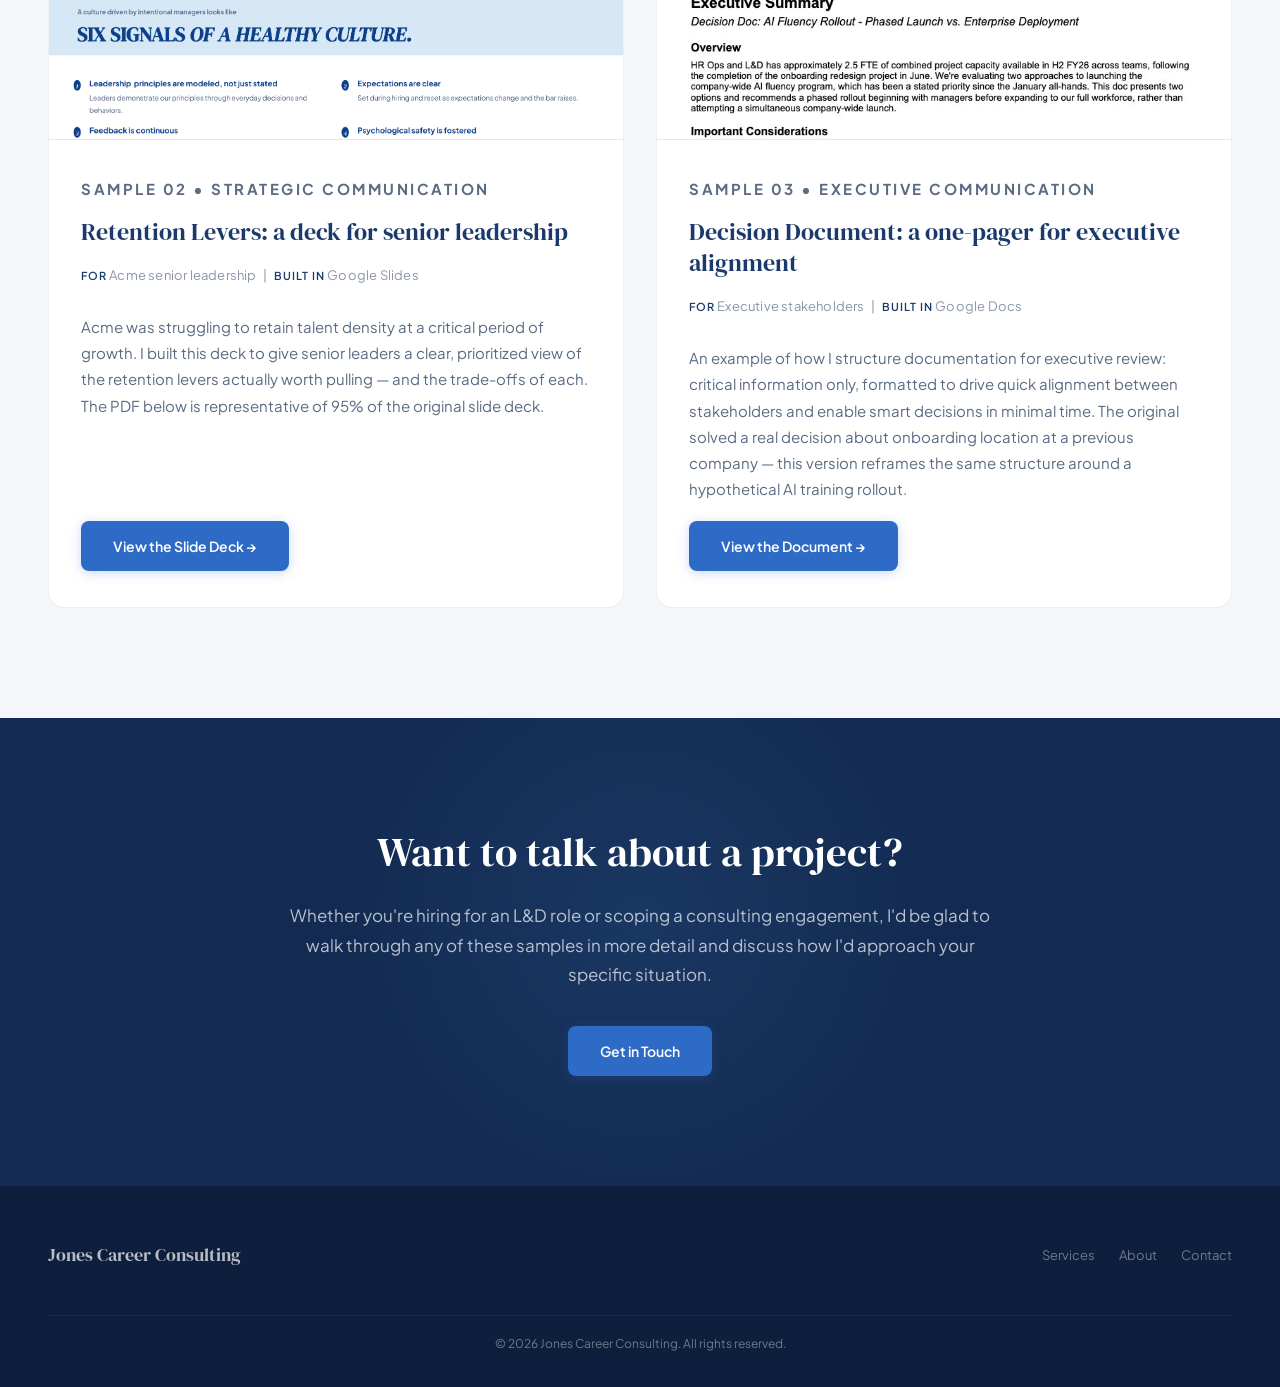
<file: ld-portfolio.html>
<!DOCTYPE html>
<html lang="en">
<head>
  <meta charset="UTF-8">
  <meta name="viewport" content="width=device-width, initial-scale=1.0">
  <title>L&D Work Samples | Jones Career Consulting</title>
  <meta name="description" content="Selected L&D work samples from Ethan Jones: leadership eLearning, executive communication, and strategic decision documents.">

  <!-- Fonts -->
  <link rel="preconnect" href="https://fonts.googleapis.com">
  <link href="https://fonts.googleapis.com/css2?family=DM+Serif+Display:ital@0;1&family=Plus+Jakarta+Sans:wght@300;400;500;600;700&display=swap" rel="stylesheet">

  <!-- Stylesheet -->
  <link rel="stylesheet" href="styles.css">
</head>
<body>

<!-- NAV -->
<nav id="nav">
  <a href="index.html" class="nav-brand">
    <img src="images/logo.png" alt="Jones" class="nav-brand-icon">
    <div class="nav-brand-text">
      <span class="nav-brand-name">JONES</span>
      <span class="nav-brand-sub">Career Consulting</span>
      <span class="nav-brand-tagline">From Chaos to Crafted</span>
    </div>
  </a>
  <div class="nav-links">
    <a href="index.html#services">Services</a>
    <a href="index.html#about">About</a>
    <a href="index.html#contact" class="nav-cta">Let's Talk</a>
  </div>
</nav>

<!-- PORTFOLIO HERO -->
<section class="portfolio-hero">
  <div class="portfolio-hero-inner">
    <div class="portfolio-hero-content">
      <span class="hero-tag">L&amp;D Portfolio &bull; Selected Work</span>
      <h1>What I've <span>built.</span></h1>
      <p class="portfolio-hero-desc">A few representative samples from my L&amp;D and consulting work — spanning self-paced learning design, executive communication, and strategic decision-making artifacts. Each one solved a real problem for a real organization.</p>
    </div>
  </div>
</section>

<!-- SAMPLE 1 — FEATURED: EVOLVE -->
<section class="sample-featured">
  <div class="sample-featured-grid">
    <div class="sample-featured-visual reveal">
      <img src="images/evolve-thumb.png" alt="Evolve eLearning course screenshot showing leadership principles grid">
    </div>
    <div class="sample-featured-content reveal">
      <p class="section-tag">Sample 01 &bull; eLearning</p>
      <h2 class="section-title">Evolve: a leadership onboarding course</h2>
      <p class="sample-meta"><strong>For</strong> Experienced managers joining Acme &nbsp;&nbsp;|&nbsp;&nbsp; <strong>Built in</strong> Articulate Rise (SCORM)</p>
      <p>Acme's senior leadership team came to me with a specific gap: they were hiring strong managers from outside the company who knew how to lead, but didn't yet understand the cultural principles that defined how leadership actually worked at Acme.</p>
      <p>I designed Evolve to close that gap quickly. The course focuses on the leadership principles that matter most to Acme's culture, paired with a learning log that helps users translate concepts into their day-to-day work. The result: faster ramp-up, less cultural friction, and a shared language for new leaders entering the organization.</p>
      <p class="sample-note"><em>Note: the live version below is an abridged version. The original course included substantial video content that's been removed for proprietary reasons.</em></p>
      <div class="sample-cta">
        <a href="https://app.cloud.scorm.com/sc/InvitationConfirmEmail?publicInvitationId=0e44d66d-0f65-49e0-87e1-66f529357d58" target="_blank" rel="noopener" class="btn-primary">View the Course &rarr;</a>
        <span class="sample-access-note">Requires name and email to access</span>
      </div>
    </div>
  </div>
</section>

<!-- SAMPLES 2 & 3 — GRID -->
<section class="samples-grid-section">
  <div class="samples-grid">

    <!-- SAMPLE 2: RETENTION DECK -->
    <div class="sample-card reveal">
      <div class="sample-card-visual">
        <img src="images/retention-thumb.png" alt="Retention Levers slide deck showing four retention strategies">
      </div>
      <div class="sample-card-body">
        <p class="section-tag">Sample 02 &bull; Strategic Communication</p>
        <h3>Retention Levers: a deck for senior leadership</h3>
        <p class="sample-meta"><strong>For</strong> Acme senior leadership &nbsp;&nbsp;|&nbsp;&nbsp; <strong>Built in</strong> Google Slides</p>
        <p>Acme was struggling to retain talent density at a critical period of growth. I built this deck to give senior leaders a clear, prioritized view of the retention levers actually worth pulling — and the trade-offs of each. The PDF below is representative of 95% of the original slide deck.</p>
        <div class="sample-cta">
          <a href="samples/retention-levers-sample.pdf" target="_blank" rel="noopener" class="btn-primary">View the Slide Deck &rarr;</a>
        </div>
      </div>
    </div>

    <!-- SAMPLE 3: DECISION DOCUMENT -->
    <div class="sample-card reveal">
      <div class="sample-card-visual">
        <img src="images/decision-doc-thumb.png" alt="Decision document one-pager for AI fluency rollout">
      </div>
      <div class="sample-card-body">
        <p class="section-tag">Sample 03 &bull; Executive Communication</p>
        <h3>Decision Document: a one-pager for executive alignment</h3>
        <p class="sample-meta"><strong>For</strong> Executive stakeholders &nbsp;&nbsp;|&nbsp;&nbsp; <strong>Built in</strong> Google Docs</p>
        <p>An example of how I structure documentation for executive review: critical information only, formatted to drive quick alignment between stakeholders and enable smart decisions in minimal time. The original solved a real decision about onboarding location at a previous company — this version reframes the same structure around a hypothetical AI training rollout.</p>
        <div class="sample-cta">
          <a href="samples/decision-document-sample.pdf" target="_blank" rel="noopener" class="btn-primary">View the Document &rarr;</a>
        </div>
      </div>
    </div>

  </div>
</section>

<!-- CLOSING CTA -->
<section class="portfolio-cta">
  <div class="portfolio-cta-inner">
    <h2 class="reveal">Want to talk about a project?</h2>
    <p class="reveal">Whether you're hiring for an L&amp;D role or scoping a consulting engagement, I'd be glad to walk through any of these samples in more detail and discuss how I'd approach your specific situation.</p>
    <a href="index.html#contact" class="btn-primary reveal">Get in Touch</a>
  </div>
</section>

<!-- FOOTER -->
<footer>
  <div class="footer-inner">
    <div class="footer-brand">Jones Career Consulting</div>
    <div class="footer-links">
      <a href="index.html#services">Services</a>
      <a href="index.html#about">About</a>
      <a href="index.html#contact">Contact</a>
    </div>
    <p class="footer-copy">&copy; 2026 Jones Career Consulting. All rights reserved.</p>
  </div>
</footer>

<!-- Scripts -->
<script src="scripts.js"></script>

</body>
</html>
</file>
<file: styles.css>
/* ============================================
   Jones Career Consulting — Stylesheet
   ============================================ */

*, *::before, *::after {
  margin: 0;
  padding: 0;
  box-sizing: border-box;
}

:root {
  --navy: #1B3A6B;
  --navy-deep: #132B52;
  --navy-dark: #0E1F3D;
  --blue: #4A90D9;
  --blue-light: #7BB3E8;
  --blue-pale: #B8D4F0;
  --sky: #56A0E8;
  --bg: #FAFBFD;
  --bg-warm: #F4F6FA;
  --bg-card: #FFFFFF;
  --text: #1C2A3F;
  --text-soft: #5A6B82;
  --text-muted: #8A97A8;
  --accent: #2E6BC6;
  --accent-hover: #1B3A6B;
  --border: rgba(27,58,107,0.08);
  --serif: 'DM Serif Display', Georgia, serif;
  --sans: 'Plus Jakarta Sans', system-ui, sans-serif;
}

html { scroll-behavior: smooth; }

body {
  font-family: var(--sans);
  color: var(--text);
  background: var(--bg);
  overflow-x: hidden;
  -webkit-font-smoothing: antialiased;
}

/* ---- NAV ---- */
nav {
  position: fixed;
  top: 0;
  left: 0;
  right: 0;
  z-index: 100;
  display: flex;
  justify-content: space-between;
  align-items: center;
  padding: 18px 48px;
  background: rgba(250,251,253,0.92);
  backdrop-filter: blur(20px);
  border-bottom: 1px solid var(--border);
  transition: all 0.3s;
}
nav.scrolled { padding: 12px 48px; box-shadow: 0 4px 24px rgba(0,0,0,0.06); }
.nav-brand { display: flex; align-items: center; gap: 12px; text-decoration: none; }
.nav-brand-icon { height: 40px; width: auto; transition: height 0.3s; }
nav.scrolled .nav-brand-icon { height: 32px; }
.nav-brand-text { display: flex; flex-direction: column; line-height: 1.15; }
.nav-brand-name { font-family: var(--sans); font-size: 16px; font-weight: 700; color: var(--navy); letter-spacing: 0.3px; }
.nav-brand-sub { font-family: var(--sans); font-size: 11.5px; font-weight: 500; color: var(--text-soft); letter-spacing: 0.3px; }
.nav-brand-tagline { font-family: var(--sans); font-size: 9.5px; font-weight: 500; color: var(--text-muted); letter-spacing: 2px; text-transform: uppercase; margin-top: 2px; }
nav.scrolled .nav-brand-tagline { display: none; }
.nav-links { display: flex; gap: 32px; align-items: center; }
.nav-links a {
  font-size: 13px;
  font-weight: 600;
  color: var(--text-soft);
  text-decoration: none;
  letter-spacing: 0.5px;
  transition: color 0.3s;
  position: relative;
}
.nav-links a:not(.nav-cta):hover { color: var(--accent); }
.nav-cta {
  background: var(--accent) !important;
  color: #fff !important;
  padding: 11px 28px;
  border-radius: 8px;
  transition: all 0.3s !important;
  box-shadow: 0 2px 8px rgba(46,107,198,0.2);
}
.nav-cta:hover {
  background: var(--accent-hover) !important;
  transform: translateY(-1px);
  box-shadow: 0 4px 16px rgba(46,107,198,0.3) !important;
}

.mobile-toggle { display: none; background: none; border: none; cursor: pointer; padding: 8px; }
.mobile-toggle span { display: block; width: 24px; height: 2px; background: var(--text); margin: 5px 0; transition: all 0.3s; }

/* ---- HERO ---- */
.hero {
  min-height: 100vh;
  display: flex;
  align-items: center;
  padding: 120px 48px 80px;
  background: linear-gradient(170deg, var(--bg) 0%, var(--bg-warm) 40%, #EDF2F9 100%);
  position: relative;
  overflow: hidden;
}
.hero::after {
  content: '';
  position: absolute;
  top: -30%;
  right: -15%;
  width: 700px;
  height: 700px;
  border-radius: 50%;
  background: radial-gradient(circle, rgba(74,144,217,0.07) 0%, transparent 70%);
  pointer-events: none;
}
.hero-inner {
  max-width: 1200px;
  margin: 0 auto;
  width: 100%;
  display: grid;
  grid-template-columns: 1.1fr 0.9fr;
  gap: 80px;
  align-items: center;
}
.hero-text { position: relative; z-index: 2; }
.hero-tag {
  display: inline-block;
  font-size: 12px;
  font-weight: 700;
  letter-spacing: 2.5px;
  text-transform: uppercase;
  color: var(--accent);
  margin-bottom: 20px;
  padding: 6px 14px;
  background: rgba(46,107,198,0.08);
  border-radius: 4px;
  opacity: 0;
  animation: fadeUp 0.7s 0.2s forwards;
}
.hero h1 {
  font-family: var(--serif);
  font-size: clamp(38px, 4.5vw, 60px);
  font-weight: 400;
  line-height: 1.15;
  color: var(--navy);
  margin-bottom: 24px;
  letter-spacing: -0.3px;
  opacity: 0;
  animation: fadeUp 0.7s 0.35s forwards;
}
.hero h1 span { color: var(--accent); }
.hero-desc {
  font-size: 17px;
  line-height: 1.75;
  color: var(--text-soft);
  max-width: 500px;
  margin-bottom: 36px;
  opacity: 0;
  animation: fadeUp 0.7s 0.5s forwards;
}
.hero-btns {
  display: flex;
  gap: 14px;
  flex-wrap: wrap;
  opacity: 0;
  animation: fadeUp 0.7s 0.65s forwards;
}

/* ---- BUTTONS ---- */
.btn-primary {
  display: inline-block;
  padding: 16px 32px;
  background: var(--accent);
  color: #fff;
  text-decoration: none;
  font-size: 14px;
  font-weight: 600;
  border-radius: 8px;
  transition: all 0.3s;
  border: none;
  cursor: pointer;
  box-shadow: 0 2px 12px rgba(46,107,198,0.25);
  font-family: var(--sans);
}
.btn-primary:hover {
  background: var(--accent-hover);
  transform: translateY(-2px);
  box-shadow: 0 6px 20px rgba(46,107,198,0.3);
}
.btn-outline {
  display: inline-block;
  padding: 16px 32px;
  background: transparent;
  color: var(--navy);
  text-decoration: none;
  font-size: 14px;
  font-weight: 600;
  border-radius: 8px;
  border: 2px solid var(--border);
  transition: all 0.3s;
  cursor: pointer;
  font-family: var(--sans);
}
.btn-outline:hover { border-color: var(--accent); color: var(--accent); }

/* ---- HERO VISUAL ---- */
.hero-visual {
  position: relative;
  opacity: 0;
  animation: fadeIn 1s 0.5s forwards;
}
.hero-photo-frame {
  position: relative;
  border-radius: 24px;
  overflow: hidden;
  box-shadow: 0 30px 60px rgba(27,58,107,0.12);
  background: var(--sky);
}
.hero-photo-frame img { width: 100%; height: auto; display: block; }
.hero-stat-card {
  position: absolute;
  bottom: 24px;
  left: -24px;
  background: #fff;
  padding: 18px 24px;
  border-radius: 14px;
  box-shadow: 0 10px 40px rgba(0,0,0,0.1);
  animation: float 5s ease-in-out infinite;
  z-index: 3;
}
.hero-stat-card .num {
  font-family: var(--serif);
  font-size: 32px;
  color: var(--accent);
  line-height: 1;
}
.hero-stat-card .label { font-size: 12px; color: var(--text-soft); margin-top: 2px; font-weight: 500; }

/* ---- SHARED SECTION STYLES ---- */
.section-pad { padding: 110px 48px; }
.section-tag {
  font-size: 12px;
  font-weight: 700;
  letter-spacing: 2.5px;
  text-transform: uppercase;
  color: var(--accent);
  margin-bottom: 12px;
}
.section-title {
  font-family: var(--serif);
  font-size: clamp(30px, 3.5vw, 44px);
  font-weight: 400;
  color: var(--navy);
  margin-bottom: 20px;
  letter-spacing: -0.2px;
  line-height: 1.2;
}
.section-desc { font-size: 16px; color: var(--text-soft); line-height: 1.7; max-width: 520px; }

/* ---- SERVICES ---- */
.services { background: var(--bg); }
.services-header { max-width: 1200px; margin: 0 auto 56px; }
.services-grid {
  max-width: 1200px;
  margin: 0 auto;
  display: grid;
  grid-template-columns: repeat(2, 1fr);
  gap: 24px;
}
.svc-card {
  background: #fff;
  border: 1px solid var(--border);
  border-radius: 16px;
  transition: all 0.4s;
  position: relative;
  overflow: hidden;
  cursor: default;
}
.svc-card::after {
  content: '';
  position: absolute;
  bottom: 0;
  left: 0;
  right: 0;
  height: 3px;
  background: linear-gradient(90deg, var(--blue), var(--blue-light));
  transform: scaleX(0);
  transform-origin: left;
  transition: transform 0.4s;
}
.svc-card:hover { transform: translateY(-4px); box-shadow: 0 12px 40px rgba(27,58,107,0.08); }
.svc-card:hover::after { transform: scaleX(1); }
.svc-photo {
  width: 100%;
  height: 200px;
  object-fit: cover;
  display: block;
  transition: transform 0.5s;
}
.svc-card:hover .svc-photo { transform: scale(1.03); }
.svc-photo-wrap { overflow: hidden; }
.svc-body { padding: 32px; }
.svc-card h3 { font-family: var(--serif); font-size: 22px; margin-bottom: 12px; color: var(--navy); }
.svc-card p { font-size: 15px; line-height: 1.7; color: var(--text-soft); }

/* ---- ABOUT ---- */
.about { background: var(--navy-deep); color: #fff; position: relative; overflow: hidden; }
.about::before {
  content: '';
  position: absolute;
  top: -200px;
  right: -150px;
  width: 500px;
  height: 500px;
  border-radius: 50%;
  background: radial-gradient(circle, rgba(74,144,217,0.1) 0%, transparent 70%);
}
.about-grid {
  max-width: 1200px;
  margin: 0 auto;
  display: grid;
  grid-template-columns: 0.8fr 1.2fr;
  gap: 72px;
  align-items: center;
}
.about-photo { border-radius: 20px; overflow: hidden; box-shadow: 0 20px 50px rgba(0,0,0,0.2); }
.about-photo img { width: 100%; height: auto; display: block; }
.about-content .section-tag { color: var(--blue-light); }
.about-content .section-title { color: #fff; }
.about-content p { font-size: 16px; line-height: 1.8; color: rgba(255,255,255,0.65); margin-bottom: 18px; }
.about-stats {
  display: flex;
  gap: 40px;
  margin-top: 36px;
  padding-top: 28px;
  border-top: 1px solid rgba(255,255,255,0.1);
}
.about-stat .num { font-family: var(--serif); font-size: 36px; color: var(--blue-light); line-height: 1; }
.about-stat .label { font-size: 13px; color: rgba(255,255,255,0.4); margin-top: 6px; }

/* ---- TAGLINE BANNER ---- */
.tagline-banner {
  padding: 72px 48px;
  background: var(--accent);
  text-align: center;
}
.tagline-banner h2 {
  font-family: var(--serif);
  font-size: clamp(22px, 2.5vw, 32px);
  font-weight: 400;
  color: #fff;
  font-style: italic;
  max-width: 800px;
  margin: 0 auto;
  line-height: 1.5;
}

/* ---- TESTIMONIALS ---- */
.testimonials { background: var(--bg-warm); }
.testimonials-header { max-width: 1200px; margin: 0 auto 48px; }
.testimonials-grid {
  max-width: 900px;
  margin: 0 auto;
  display: grid;
  grid-template-columns: repeat(auto-fit, minmax(320px, 1fr));
  gap: 28px;
}
.test-card {
  background: #fff;
  border: 1px solid var(--border);
  border-radius: 16px;
  padding: 36px;
  position: relative;
}
.test-card .quote-mark {
  font-family: var(--serif);
  font-size: 64px;
  color: var(--accent);
  opacity: 0.15;
  line-height: 1;
  position: absolute;
  top: 20px;
  left: 28px;
}
.test-card p {
  font-size: 16px;
  font-style: italic;
  line-height: 1.75;
  color: var(--text);
  margin-bottom: 24px;
  position: relative;
  z-index: 1;
}
.test-author { font-size: 14px; font-weight: 600; color: var(--navy); }
.test-role { font-size: 13px; color: var(--text-muted); margin-top: 2px; }

/* ---- CONTACT ---- */
.contact { background: var(--bg-warm); }
.contact-grid {
  max-width: 1200px;
  margin: 0 auto;
  display: grid;
  grid-template-columns: 1fr 1.3fr;
  gap: 72px;
  align-items: start;
}
.contact-info .section-title { margin-bottom: 16px; }
.contact-info > p { margin-bottom: 36px; }
.contact-detail { display: flex; align-items: center; gap: 14px; margin-bottom: 20px; }
.contact-icon {
  width: 44px;
  height: 44px;
  border-radius: 12px;
  background: rgba(46,107,198,0.08);
  display: flex;
  align-items: center;
  justify-content: center;
  font-size: 18px;
  flex-shrink: 0;
}
.contact-detail span { font-size: 15px; color: var(--text); }

.contact-form {
  background: #fff;
  padding: 44px;
  border-radius: 20px;
  box-shadow: 0 12px 48px rgba(27,58,107,0.07);
  border: 1px solid var(--border);
}
.form-row { display: grid; grid-template-columns: 1fr 1fr; gap: 18px; margin-bottom: 18px; }
.form-group { display: flex; flex-direction: column; }
.form-group.full { margin-bottom: 18px; }
.form-group label {
  font-size: 12px;
  font-weight: 600;
  letter-spacing: 0.8px;
  text-transform: uppercase;
  color: var(--text-soft);
  margin-bottom: 7px;
}
.form-group input,
.form-group select,
.form-group textarea {
  font-family: var(--sans);
  padding: 13px 16px;
  border: 1.5px solid var(--border);
  border-radius: 10px;
  font-size: 15px;
  color: var(--text);
  background: var(--bg);
  transition: border-color 0.3s, box-shadow 0.3s;
  outline: none;
  width: 100%;
  box-sizing: border-box;
}
.form-group input:focus,
.form-group select:focus,
.form-group textarea:focus {
  border-color: var(--accent);
  box-shadow: 0 0 0 3px rgba(46,107,198,0.08);
}
.form-group textarea { min-height: 100px; resize: vertical; }
.form-group select { appearance: none; cursor: pointer; }
.form-submit { width: 100%; margin-top: 6px; font-family: var(--sans); font-size: 14px; }

.form-success { text-align: center; padding: 48px 20px; }
.form-success .check {
  width: 60px;
  height: 60px;
  border-radius: 50%;
  background: rgba(46,107,198,0.08);
  display: flex;
  align-items: center;
  justify-content: center;
  font-size: 26px;
  margin: 0 auto 20px;
}
.form-success h3 { font-family: var(--serif); font-size: 24px; color: var(--navy); margin-bottom: 8px; }
.form-success p { font-size: 15px; color: var(--text-soft); }

/* ---- FOOTER ---- */
footer {
  padding: 56px 48px 36px;
  background: var(--navy-dark);
  color: rgba(255,255,255,0.4);
}
.footer-inner {
  max-width: 1200px;
  margin: 0 auto;
  display: flex;
  justify-content: space-between;
  align-items: center;
  flex-wrap: wrap;
  gap: 20px;
}
.footer-brand { font-family: var(--serif); font-size: 18px; color: rgba(255,255,255,0.7); }
.footer-links { display: flex; gap: 24px; }
.footer-links a { color: rgba(255,255,255,0.4); text-decoration: none; font-size: 13px; transition: color 0.3s; }
.footer-links a:hover { color: var(--blue-light); }
.footer-copy {
  width: 100%;
  text-align: center;
  font-size: 12px;
  margin-top: 28px;
  padding-top: 20px;
  border-top: 1px solid rgba(255,255,255,0.06);
}

/* ---- ANIMATIONS ---- */
@keyframes fadeUp {
  from { opacity: 0; transform: translateY(22px); }
  to { opacity: 1; transform: translateY(0); }
}
@keyframes fadeIn {
  from { opacity: 0; }
  to { opacity: 1; }
}
@keyframes float {
  0%, 100% { transform: translateY(0); }
  50% { transform: translateY(-8px); }
}

.reveal {
  opacity: 0;
  transform: translateY(36px);
  transition: opacity 0.7s cubic-bezier(0.16,1,0.3,1), transform 0.7s cubic-bezier(0.16,1,0.3,1);
}
.reveal.visible { opacity: 1; transform: translateY(0); }

/* ---- RESPONSIVE ---- */
@media (max-width: 900px) {
  nav { padding: 14px 24px; }
  .nav-links a:not(.nav-cta) { display: none; }
  .mobile-toggle { display: block; }
  .hero { padding: 100px 24px 60px; }
  .hero-inner { grid-template-columns: 1fr; gap: 48px; text-align: center; }
  .hero-desc { margin-left: auto; margin-right: auto; }
  .hero-btns { justify-content: center; }
  .hero-visual { max-width: 380px; margin: 0 auto; }
  .hero-stat-card { left: auto; right: -12px; bottom: 16px; }
  .about-grid { grid-template-columns: 1fr; gap: 40px; }
  .about-photo { max-width: 400px; margin: 0 auto; }
  .about-stats { gap: 24px; justify-content: center; }
  .contact-grid { grid-template-columns: 1fr; gap: 40px; }
  .contact-form { padding: 28px 20px; }
  .form-row { grid-template-columns: 1fr; }
  .section-pad { padding: 80px 24px; }
  .services-grid { grid-template-columns: 1fr; }
  .footer-inner { flex-direction: column; text-align: center; }
  .footer-links { justify-content: center; }
}


/* ============================================
   L&D PORTFOLIO PAGE STYLES
   ============================================ */

/* ---- PORTFOLIO HERO ---- */
.portfolio-hero {
  min-height: 60vh;
  display: flex;
  align-items: center;
  padding: 160px 48px 100px;
  background: linear-gradient(170deg, var(--bg) 0%, var(--bg-warm) 40%, #EDF2F9 100%);
  position: relative;
  overflow: hidden;
}
.portfolio-hero::after {
  content: '';
  position: absolute;
  top: -30%;
  right: -15%;
  width: 700px;
  height: 700px;
  border-radius: 50%;
  background: radial-gradient(circle, rgba(74,144,217,0.07) 0%, transparent 70%);
  pointer-events: none;
}
.portfolio-hero::before {
  content: '';
  position: absolute;
  bottom: -200px;
  left: -100px;
  width: 500px;
  height: 500px;
  border-radius: 50%;
  background: radial-gradient(circle, rgba(46,107,198,0.05) 0%, transparent 70%);
  pointer-events: none;
}
.portfolio-hero-inner {
  max-width: 1200px;
  margin: 0 auto;
  width: 100%;
  position: relative;
  z-index: 2;
}
.portfolio-hero-content {
  max-width: 720px;
}
.portfolio-hero h1 {
  font-family: var(--serif);
  font-size: clamp(42px, 5vw, 64px);
  font-weight: 400;
  line-height: 1.1;
  color: var(--navy);
  margin-bottom: 28px;
  letter-spacing: -0.5px;
  opacity: 0;
  animation: fadeUp 0.7s 0.35s forwards;
}
.portfolio-hero h1 span { color: var(--accent); }
.portfolio-hero-desc {
  font-size: 18px;
  line-height: 1.75;
  color: var(--text-soft);
  max-width: 580px;
  opacity: 0;
  animation: fadeUp 0.7s 0.5s forwards;
}
.portfolio-hero .hero-tag {
  opacity: 0;
  animation: fadeUp 0.7s 0.2s forwards;
}

/* ---- FEATURED SAMPLE (Evolve) ---- */
.sample-featured {
  background: var(--bg);
  padding: 110px 48px;
}
.sample-featured-grid {
  max-width: 1200px;
  margin: 0 auto;
  display: grid;
  grid-template-columns: 1fr 1.15fr;
  gap: 72px;
  align-items: center;
}
.sample-featured-visual {
  border-radius: 16px;
  overflow: hidden;
  box-shadow: 0 20px 60px rgba(27,58,107,0.12);
  border: 1px solid var(--border);
  max-width: 460px;
}
.sample-featured-visual img {
  width: 100%;
  height: auto;
  display: block;
}
.sample-featured-content .section-tag {
  margin-bottom: 14px;
}
.sample-featured-content h2 {
  margin-bottom: 24px;
}
.sample-featured-content p {
  font-size: 16px;
  line-height: 1.8;
  color: var(--text-soft);
  margin-bottom: 20px;
}

/* ---- SAMPLE META (clean inline version) ---- */
.sample-meta {
  font-size: 13px !important;
  color: var(--text-muted) !important;
  margin-bottom: 28px !important;
  letter-spacing: 0.2px;
  line-height: 1.6 !important;
}
.sample-meta strong {
  color: var(--navy);
  font-weight: 600;
  text-transform: uppercase;
  font-size: 11px;
  letter-spacing: 1px;
}

/* ---- SAMPLE NOTE ---- */
.sample-note {
  font-size: 14px !important;
  color: var(--text-muted) !important;
  padding: 16px 20px;
  background: var(--bg-warm);
  border-radius: 8px;
  margin-top: 8px !important;
  margin-bottom: 28px !important;
}

/* ---- SAMPLE CTAs ---- */
.sample-cta {
  margin-top: 36px;
  display: flex;
  align-items: center;
  gap: 18px;
  flex-wrap: wrap;
}
.sample-access-note {
  font-size: 13px;
  color: var(--text-muted);
  font-style: italic;
}

/* ---- SAMPLE GRID (Samples 2 & 3) ---- */
.samples-grid-section {
  background: var(--bg-warm);
  padding: 110px 48px;
}
.samples-grid-header {
  max-width: 1200px;
  margin: 0 auto 56px;
}
.samples-grid {
  max-width: 1200px;
  margin: 0 auto;
  display: grid;
  grid-template-columns: 1fr 1fr;
  gap: 32px;
}
.sample-card {
  background: #fff;
  border: 1px solid var(--border);
  border-radius: 16px;
  overflow: hidden;
  transition: all 0.4s;
  display: flex;
  flex-direction: column;
}
.sample-card:hover {
  transform: translateY(-4px);
  box-shadow: 0 16px 48px rgba(27,58,107,0.1);
}
.sample-card-visual {
  width: 100%;
  height: 180px;
  overflow: hidden;
  position: relative;
  background: var(--bg-warm);
  border-bottom: 1px solid var(--border);
}
.sample-card-visual img {
  width: 100%;
  height: 100%;
  object-fit: cover;
  object-position: top center;
  display: block;
}
.sample-card-body {
  padding: 36px 32px;
  display: flex;
  flex-direction: column;
  flex-grow: 1;
}
.sample-card-body .section-tag {
  margin-bottom: 14px;
}
.sample-card-body h3 {
  font-family: var(--serif);
  font-size: 24px;
  color: var(--navy);
  margin-bottom: 18px;
  line-height: 1.3;
  font-weight: 400;
}
.sample-card-body p {
  font-size: 15px;
  line-height: 1.75;
  color: var(--text-soft);
  margin-bottom: 18px;
}
.sample-card-body .sample-cta {
  margin-top: auto;
}

/* ---- PORTFOLIO CTA ---- */
.portfolio-cta {
  background: var(--navy-deep);
  color: #fff;
  text-align: center;
  position: relative;
  overflow: hidden;
  padding: 110px 48px;
}
.portfolio-cta::before {
  content: '';
  position: absolute;
  top: -100px;
  left: 50%;
  transform: translateX(-50%);
  width: 600px;
  height: 600px;
  border-radius: 50%;
  background: radial-gradient(circle, rgba(74,144,217,0.12) 0%, transparent 70%);
  pointer-events: none;
}
.portfolio-cta-inner {
  max-width: 700px;
  margin: 0 auto;
  position: relative;
  z-index: 2;
}
.portfolio-cta h2 {
  font-family: var(--serif);
  font-size: clamp(30px, 3.2vw, 42px);
  font-weight: 400;
  color: #fff;
  margin-bottom: 24px;
  line-height: 1.2;
}
.portfolio-cta p {
  font-size: 17px;
  line-height: 1.75;
  color: rgba(255,255,255,0.7);
  margin-bottom: 36px;
}

/* ---- PORTFOLIO RESPONSIVE ---- */
@media (max-width: 900px) {
  .portfolio-hero {
    padding: 130px 24px 70px;
    min-height: auto;
  }
  .sample-featured {
    padding: 70px 24px;
  }
  .sample-featured-grid {
    grid-template-columns: 1fr;
    gap: 40px;
  }
  .sample-featured-visual {
    max-width: 100%;
    margin: 0 auto;
  }
  .samples-grid-section {
    padding: 70px 24px;
  }
  .samples-grid {
    grid-template-columns: 1fr;
    gap: 24px;
  }
  .sample-card-body {
    padding: 28px 24px;
  }
  .portfolio-cta {
    padding: 70px 24px;
  }
}
/* ============================================
   TESTIMONIAL SLIDER (shared across pages)
   Replaces the older static .testimonials-grid
   ============================================ */

.slider-wrap {
  max-width: 1100px;
  margin: 0 auto;
  position: relative;
}
.slider-track { overflow: hidden; }
.slider-inner {
  display: flex;
  transition: transform 0.5s cubic-bezier(0.16,1,0.3,1);
  align-items: flex-start;
  gap: 24px;
}

/* Override the older .test-card to work as a slider card */
.test-card {
  background: #fff;
  border: 1px solid var(--border);
  border-radius: 20px;
  padding: 44px 44px 36px;
  position: relative;
  flex-shrink: 0;
  box-shadow: 0 8px 32px rgba(27,58,107,0.06);
  display: flex;
  flex-direction: column;
  justify-content: flex-start;
  box-sizing: border-box;
}
.test-card .quote-mark {
  font-family: var(--serif);
  font-size: 80px;
  color: var(--accent);
  opacity: 0.08;
  line-height: 1;
  position: absolute;
  top: 20px;
  left: 32px;
}
.test-card p {
  font-size: 16px;
  font-style: italic;
  line-height: 1.8;
  color: var(--text);
  margin-bottom: 24px;
  position: relative;
  z-index: 1;
  flex-grow: 1;
}
.test-card[data-size="lg"] p { font-size: 19px; line-height: 1.75; }
.test-card[data-size="md"] p { font-size: 17px; line-height: 1.8; }
.test-author {
  font-size: 14px;
  font-weight: 700;
  color: var(--navy);
}
.test-role {
  font-size: 13px;
  color: var(--text-muted);
  margin-top: 2px;
}

/* Slider controls (arrows + dots) */
.slider-controls {
  display: flex;
  align-items: center;
  justify-content: center;
  gap: 16px;
  margin-top: 32px;
}
.slider-btn {
  width: 44px;
  height: 44px;
  border-radius: 50%;
  background: #fff;
  border: 1.5px solid var(--border);
  display: flex;
  align-items: center;
  justify-content: center;
  cursor: pointer;
  transition: all 0.3s;
  color: var(--navy);
  box-shadow: 0 2px 8px rgba(27,58,107,0.08);
}
.slider-btn:hover {
  background: var(--accent);
  border-color: var(--accent);
  color: #fff;
  transform: translateY(-1px);
}
.slider-btn svg {
  width: 18px;
  height: 18px;
  stroke: currentColor;
  fill: none;
  stroke-width: 2;
  stroke-linecap: round;
  stroke-linejoin: round;
}
.slider-dots {
  display: flex;
  gap: 8px;
  align-items: center;
}
.slider-dot {
  width: 8px;
  height: 8px;
  border-radius: 50%;
  background: var(--border);
  border: none;
  cursor: pointer;
  transition: all 0.3s;
  padding: 0;
}
.slider-dot.active {
  background: var(--accent);
  transform: scale(1.3);
}

/* ============================================
   FAITH-PAGE ABOUT-LIST
   (page-specific bulleted list in About section)
   ============================================ */
.about-list-intro {
  font-size: 15px !important;
  color: rgba(255,255,255,0.55) !important;
  margin-top: 4px;
}
.about-list {
  list-style: none;
  padding: 0;
  margin: 0 0 18px 0;
}
.about-list li {
  font-size: 15px;
  line-height: 1.75;
  color: rgba(255,255,255,0.65);
  padding: 6px 0 6px 20px;
  position: relative;
}
.about-list .bullet {
  position: absolute;
  left: 0;
  color: var(--blue-light);
}

/* ---- RESPONSIVE: slider mobile ---- */
@media (max-width: 900px) {
  .test-card {
    flex: 0 0 100%;
    margin-left: 0 !important;
  }
  .test-card + .test-card { margin-left: 0; }
}
</file>
